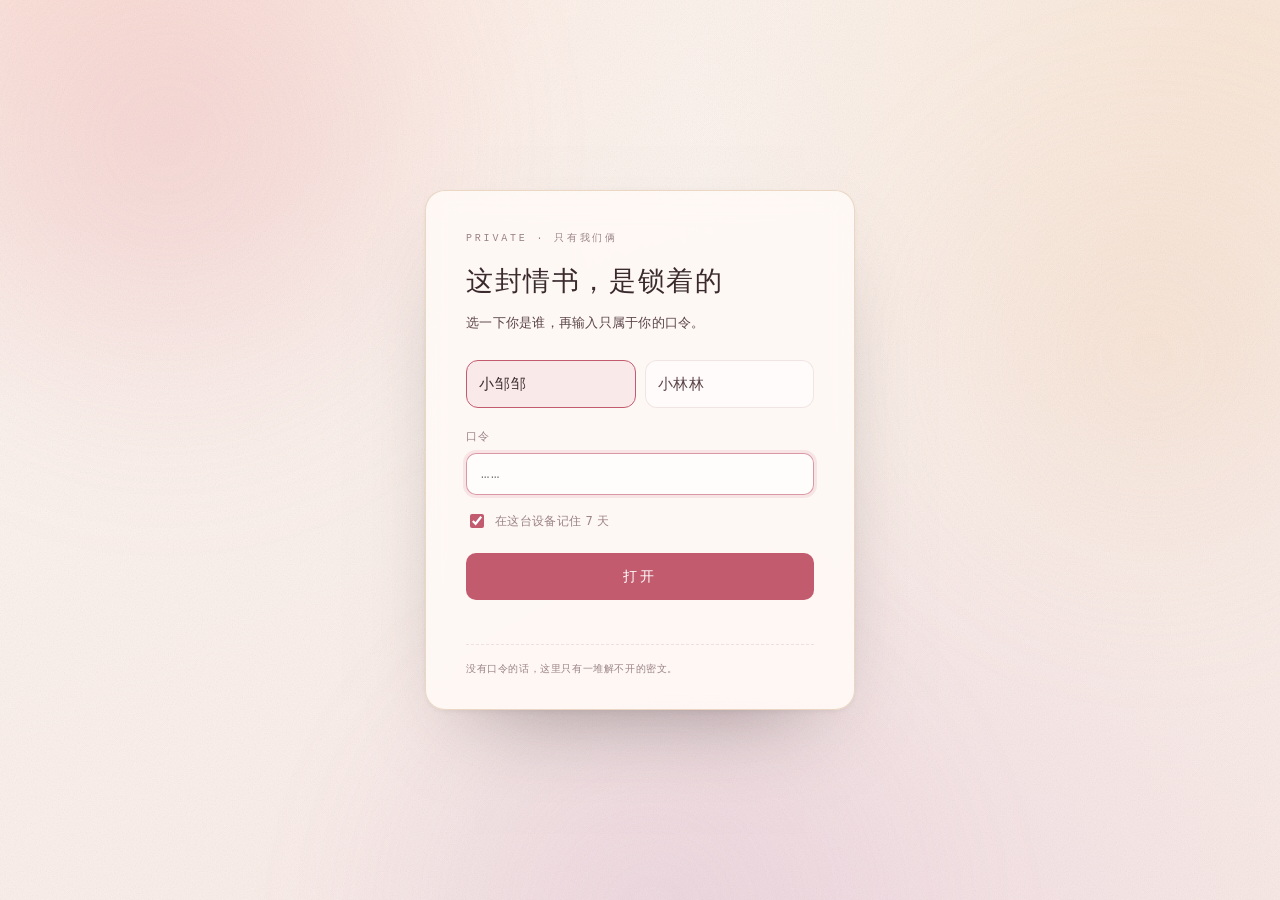
<file: index.html>
<!DOCTYPE html>
<html lang="zh-CN">
<head>
<meta charset="utf-8">
<meta name="viewport" content="width=device-width, initial-scale=1, viewport-fit=cover">
<title>写给你的情书 · 我们的时间轴</title>
<meta name="description" content="一个程序员写给爱人的情书：左边是誓言，右边是我们一起走过的日子。">
<meta name="author" content="阿远">
<meta name="theme-color" content="#fbf4ef">
<meta property="og:title" content="写给你的情书">
<meta property="og:description" content="左边是誓言，右边是我们一起走过的日子。">
<meta property="og:type" content="website">
<link rel="icon" href="data:image/svg+xml,%3Csvg xmlns='http://www.w3.org/2000/svg' viewBox='0 0 32 32'%3E%3Cpath d='M16 28s-11-6.7-11-14a6 6 0 0 1 11-3.2A6 6 0 0 1 27 14c0 7.3-11 14-11 14z' fill='%23c25b6e'/%3E%3C/svg%3E">
<link rel="stylesheet" href="css/base.css">
<link rel="stylesheet" href="css/timeline.css">
<link rel="stylesheet" href="css/editor.css">
<link rel="stylesheet" href="css/grudge.css">
</head>
<body data-palette="rose" class="is-locked">

<!-- 门：没有口令看到的就是这一屏 -->
<div class="gate" id="gate" hidden>
  <form class="gate-card" id="gateForm" novalidate>
    <p class="gate-eyebrow">PRIVATE · 只有我们俩</p>
    <h1 class="gate-title">这封情书，是锁着的</h1>
    <p class="gate-sub">选一下你是谁，再输入只属于你的口令。</p>

    <div class="gate-accounts" id="gateAccounts"></div>

    <label class="gate-field">
      <span>口令</span>
      <input id="gatePass" type="password" autocomplete="current-password" spellcheck="false" placeholder="……">
    </label>

    <label class="gate-remember">
      <input id="gateRemember" type="checkbox" checked>
      <span>在这台设备记住 7 天</span>
    </label>

    <button class="gate-submit" id="gateSubmit" type="submit">打开</button>
    <p class="gate-error" id="gateError" role="alert"></p>
    <p class="gate-foot">没有口令的话，这里只有一堆解不开的密文。</p>
  </form>
</div>

<!-- 氛围层：光晕 + 纸纹 + 飘落的心 -->
<div class="ambient" aria-hidden="true">
  <div class="aura aura-a"></div>
  <div class="aura aura-b"></div>
  <div class="aura aura-c"></div>
  <div class="grain"></div>
  <div class="petals" id="petals"></div>
</div>

<div class="app" id="app">
  <div class="user-dock" id="userDock" hidden></div>

  <aside class="pane pane-left" aria-label="爱情誓言">
    <div class="scroll scroll-left" id="leftPane">
      <div class="loading">
        <span class="loading-heart" aria-hidden="true"></span>
        <p>正在拆开信封…</p>
      </div>
    </div>
  </aside>

  <main class="pane pane-right" aria-label="恋爱时间轴">
    <div class="scroll scroll-right" id="rightPane">
      <div class="loading">
        <span class="loading-heart" aria-hidden="true"></span>
        <p>正在翻开时间轴…</p>
      </div>
    </div>
  </main>
</div>

<button class="edit-fab" id="editFab" type="button" title="编辑内容（Ctrl/⌘ + E）">
  <svg viewBox="0 0 24 24" aria-hidden="true"><path d="M4 20h4l10-10-4-4L4 16v4z" fill="none" stroke="currentColor" stroke-width="1.7" stroke-linejoin="round"/><path d="M13.5 6.5 17.5 10.5" fill="none" stroke="currentColor" stroke-width="1.7"/></svg>
  <span>编辑</span>
</button>

<div class="toast-root" id="toastRoot" aria-live="polite"></div>
<div id="editorRoot"></div>
<div id="grudgeRoot"></div>

<noscript>
  <div class="noscript">这封情书需要开启 JavaScript 才能打开 ❤</div>
</noscript>

<script type="module" src="js/app.js"></script>
</body>
</html>
</file>
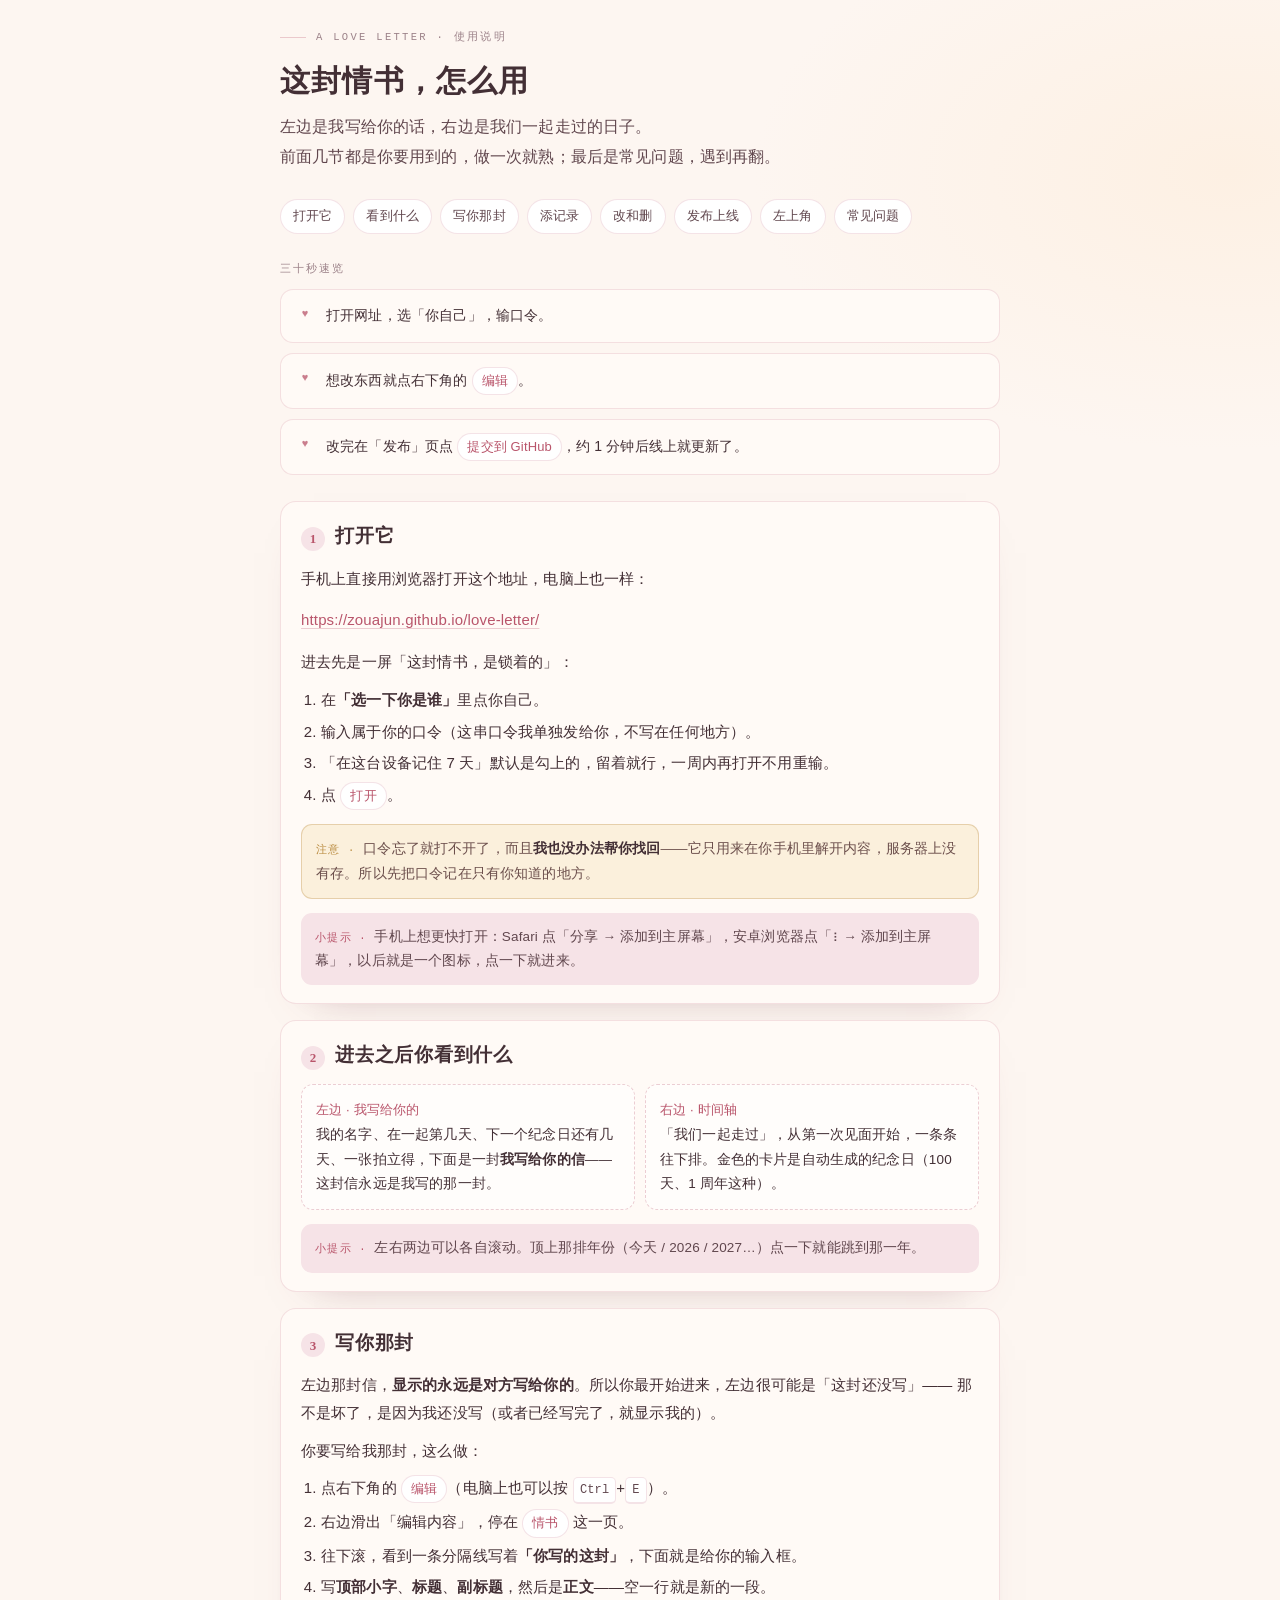
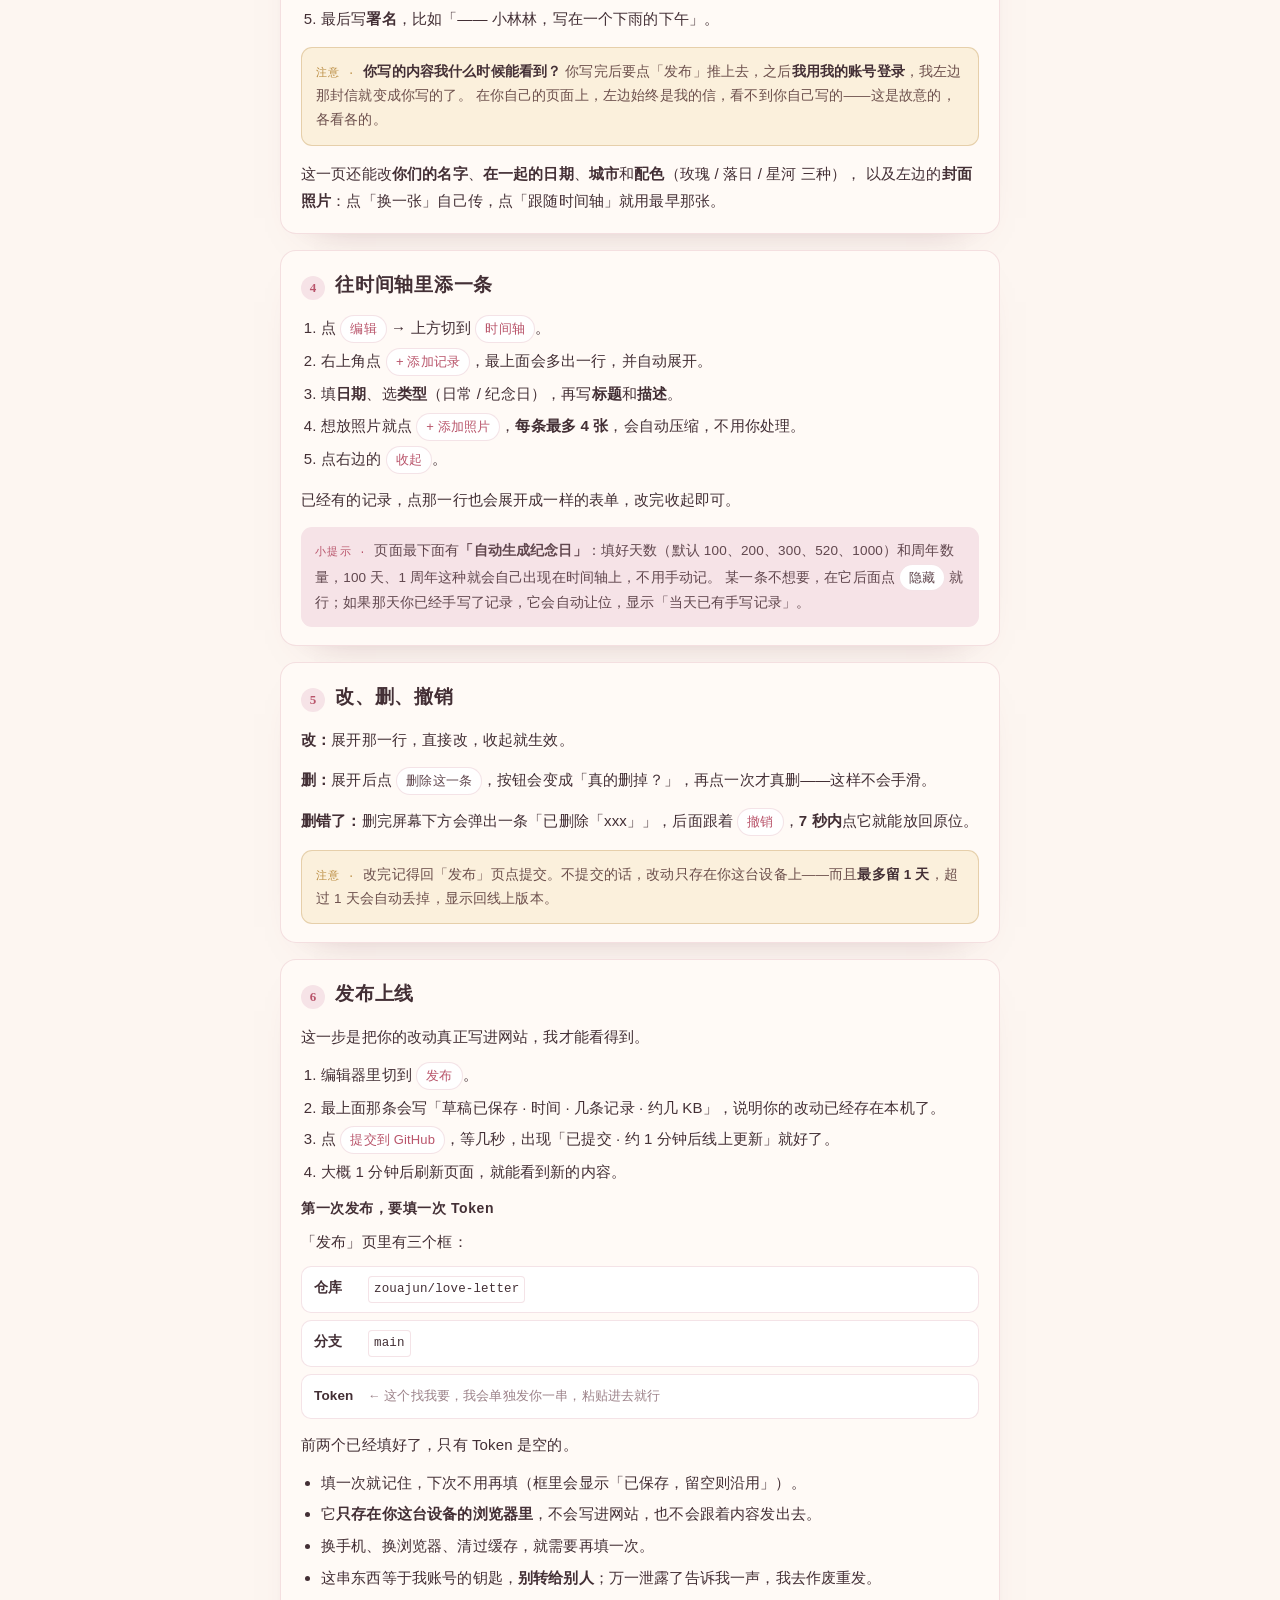
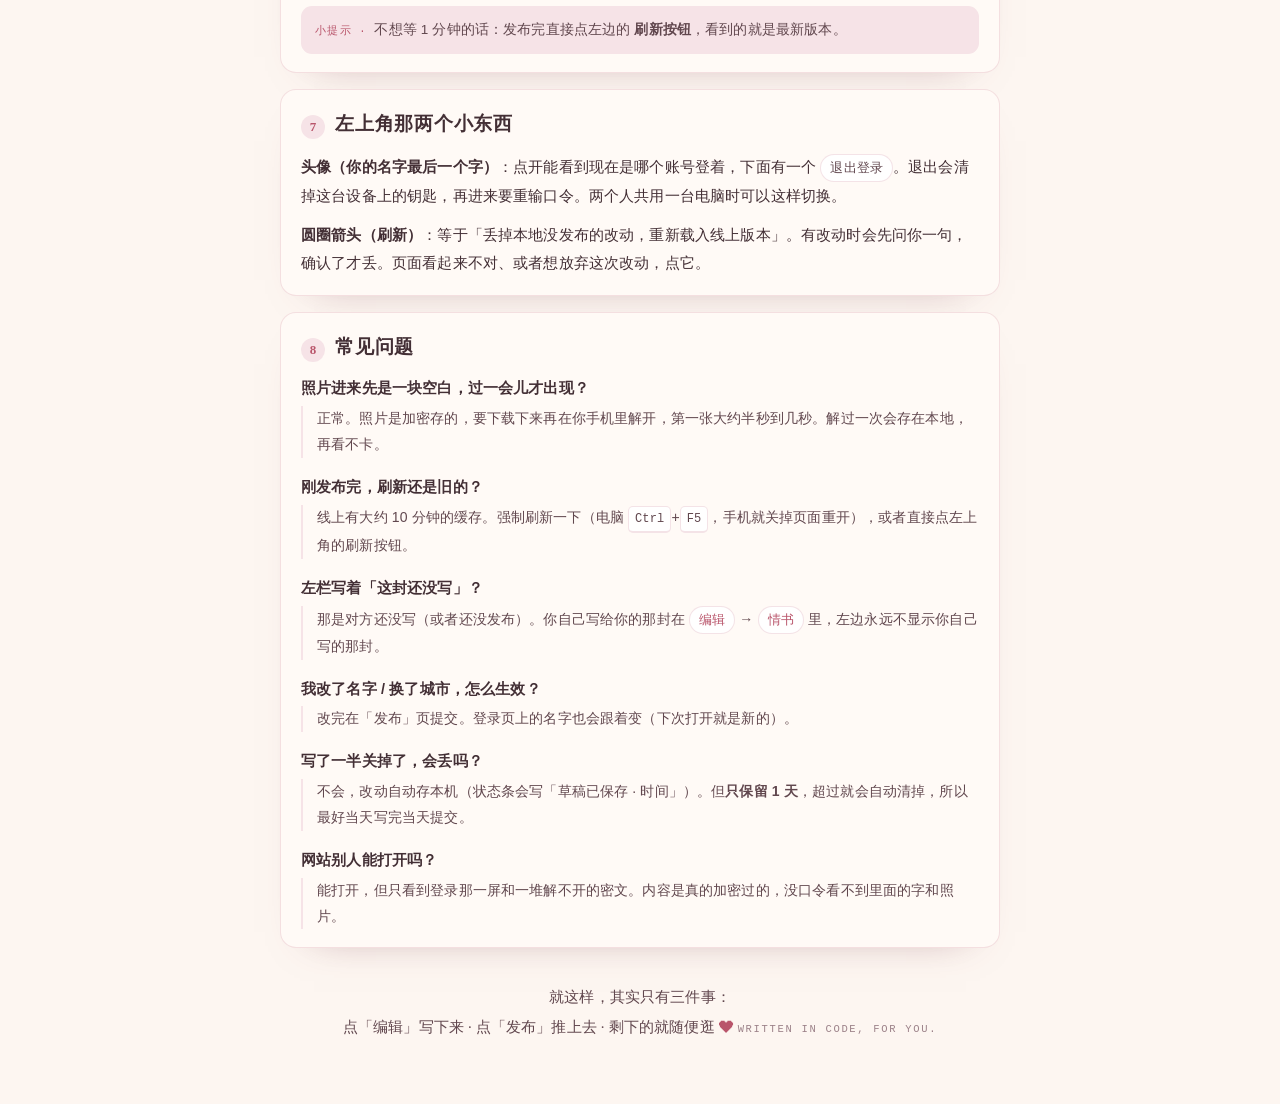
<file: manual.html>
<!DOCTYPE html>
<html lang="zh-CN">
<head>
<meta charset="utf-8">
<meta name="viewport" content="width=device-width, initial-scale=1, viewport-fit=cover">
<meta name="robots" content="noindex, nofollow">
<title>这封情书怎么用 · 给你的小说明</title>
<style>
  :root {
    --bg: #fdf6f1;
    --card: #fffaf6;
    --ink: #432f35;
    --ink-2: #61474e;
    --muted: #9c8289;
    --accent: #b9556b;
    --accent-soft: #f6e3e7;
    --gold: #b98a3e;
    --gold-soft: #fbf0dc;
    --line: rgba(185, 85, 107, .16);
    --line-strong: rgba(185, 85, 107, .28);
    --serif: "Songti SC", "STSong", "SimSun", "Noto Serif SC", serif;
    --kai: "Kaiti SC", "KaiTi", "STKaiti", serif;
    --sans: -apple-system, BlinkMacSystemFont, "PingFang SC", "Microsoft YaHei", "Segoe UI", sans-serif;
    --mono: "SF Mono", "JetBrains Mono", Consolas, monospace;
  }

  * { box-sizing: border-box; }

  html { -webkit-text-size-adjust: 100%; }

  body {
    margin: 0;
    padding: 28px 18px 64px;
    background:
      radial-gradient(900px 520px at 12% -8%, #fbe6e8 0%, rgba(251, 230, 232, 0) 62%),
      radial-gradient(820px 480px at 96% 4%, #fdf0e3 0%, rgba(253, 240, 227, 0) 58%),
      var(--bg);
    color: var(--ink);
    font-family: var(--sans);
    font-size: 15px;
    line-height: 1.85;
    letter-spacing: .01em;
    -webkit-font-smoothing: antialiased;
  }

  .page { max-width: 720px; margin: 0 auto; }

  /* ---------- 头部 ---------- */
  .head { margin-bottom: 26px; }

  .eyebrow {
    display: flex;
    align-items: center;
    gap: 10px;
    margin: 0 0 14px;
    font-family: var(--mono);
    font-size: 10.5px;
    letter-spacing: .22em;
    text-transform: uppercase;
    color: var(--muted);
  }
  .eyebrow::before {
    content: "";
    width: 26px;
    height: 1px;
    background: var(--line-strong);
  }

  h1 {
    margin: 0 0 10px;
    font-family: var(--serif);
    font-size: 30px;
    font-weight: 600;
    letter-spacing: .04em;
    line-height: 1.35;
  }

  .lede {
    margin: 0;
    font-family: var(--kai);
    font-size: 16px;
    line-height: 1.9;
    color: var(--ink-2);
  }

  /* ---------- 通用卡片 ---------- */
  .card {
    margin: 0 0 16px;
    padding: 20px 20px 18px;
    border: 1px solid var(--line);
    border-radius: 16px;
    background: var(--card);
    box-shadow: 0 18px 40px -34px rgba(120, 60, 72, .55);
  }

  h2 {
    margin: 0 0 14px;
    font-family: var(--serif);
    font-size: 19px;
    font-weight: 600;
    letter-spacing: .04em;
    line-height: 1.5;
    display: flex;
    align-items: baseline;
    gap: 10px;
  }
  h2 .num {
    flex: none;
    display: inline-grid;
    place-items: center;
    width: 24px;
    height: 24px;
    border-radius: 50%;
    background: var(--accent-soft);
    color: var(--accent);
    font-family: var(--serif);
    font-size: 13px;
    letter-spacing: 0;
    transform: translateY(1px);
  }

  h3 {
    margin: 20px 0 6px;
    font-size: 14px;
    font-weight: 600;
    letter-spacing: .04em;
    color: var(--ink);
  }
  h3:first-of-type { margin-top: 4px; }

  p { margin: 0 0 10px; }
  p:last-child { margin-bottom: 0; }

  ol, ul { margin: 0 0 10px; padding-left: 20px; }
  li { margin-bottom: 4px; }
  li:last-child { margin-bottom: 0; }

  strong { font-weight: 600; color: var(--ink); }

  a { color: var(--accent); text-decoration-color: var(--line-strong); text-underline-offset: 3px; }

  /* 界面上的按钮 / 文字 */
  .ui {
    display: inline-block;
    padding: 1px 9px;
    border: 1px solid var(--line);
    border-radius: 99px;
    background: #fff;
    font-family: var(--sans);
    font-size: 13px;
    color: var(--accent);
    white-space: nowrap;
  }
  .ui--ghost { color: var(--ink-2); }

  kbd {
    display: inline-block;
    padding: 1px 6px;
    border: 1px solid var(--line);
    border-bottom-width: 2px;
    border-radius: 5px;
    background: #fff;
    font-family: var(--mono);
    font-size: 12px;
    color: var(--ink-2);
  }

  code {
    font-family: var(--mono);
    font-size: 12.5px;
    padding: 1px 5px;
    border-radius: 4px;
    background: #fff;
    border: 1px solid var(--line);
  }

  /* ---------- 提示块 ---------- */
  .tip {
    margin: 14px 0 0;
    padding: 12px 14px;
    border-radius: 11px;
    border: 1px solid color-mix(in srgb, var(--gold) 32%, transparent);
    background: var(--gold-soft);
    font-size: 13.5px;
    line-height: 1.8;
    color: color-mix(in srgb, var(--ink-2) 88%, var(--gold));
  }
  .tip b { color: var(--ink); }
  .tip::before {
    content: "注意 · ";
    font-family: var(--mono);
    font-size: 10.5px;
    letter-spacing: .12em;
    color: var(--gold);
  }

  .note {
    margin: 14px 0 0;
    padding: 12px 14px;
    border-radius: 11px;
    background: var(--accent-soft);
    font-size: 13.5px;
    line-height: 1.8;
    color: var(--ink-2);
  }
  .note::before {
    content: "小提示 · ";
    font-family: var(--mono);
    font-size: 10.5px;
    letter-spacing: .12em;
    color: var(--accent);
  }

  /* ---------- 三步卡片 ---------- */
  .quick-head {
    margin: 0;
    font-family: var(--mono);
    font-size: 10.5px;
    letter-spacing: .18em;
    text-transform: uppercase;
    color: var(--muted);
  }
  .quick {
    display: grid;
    gap: 10px;
    margin: 10px 0 26px;
    padding: 0;
    list-style: none;
  }
  .quick li {
    display: flex;
    gap: 12px;
    align-items: flex-start;
    margin: 0;
    padding: 13px 15px;
    border: 1px solid var(--line);
    border-radius: 13px;
    background: var(--card);
    font-size: 14px;
  }
  .quick .k {
    flex: none;
    width: 18px;
    text-align: center;
    color: var(--accent);
    font-size: 11px;
    line-height: 1.9;
    opacity: .75;
  }

  /* ---------- 左右两栏示意 ---------- */
  .split {
    display: grid;
    grid-template-columns: 1fr 1fr;
    gap: 10px;
    margin: 14px 0 4px;
  }
  .split div {
    padding: 13px 14px;
    border-radius: 12px;
    border: 1px dashed var(--line-strong);
    background: #fffdfb;
    font-size: 13.5px;
    line-height: 1.8;
    text-wrap: pretty;
  }
  .split .lab { display: block; margin-bottom: 2px; font-size: 13px; color: var(--accent); }

  /* ---------- 三个输入框 ---------- */
  .fields {
    list-style: none;
    margin: 10px 0 12px;
    padding: 0;
    display: grid;
    gap: 7px;
  }
  .fields li {
    display: flex;
    flex-wrap: wrap;
    align-items: baseline;
    gap: 10px;
    margin: 0;
    padding: 9px 12px;
    border: 1px solid var(--line);
    border-radius: 10px;
    background: #fff;
    font-size: 13.5px;
  }
  .fields b { flex: none; min-width: 44px; }
  .fields code { white-space: nowrap; }
  .fields span { font-size: 12.5px; color: var(--muted); }

  /* ---------- 每条问题 ---------- */
  .qa { margin: 0; }
  .qa dt {
    margin-top: 16px;
    font-weight: 600;
    font-size: 14.5px;
    color: var(--ink);
  }
  .qa dt:first-child { margin-top: 0; }
  .qa dd {
    margin: 4px 0 0;
    padding-left: 14px;
    border-left: 2px solid var(--accent-soft);
    font-size: 14px;
    color: var(--ink-2);
  }

  /* ---------- 目录 ---------- */
  .toc {
    display: flex;
    flex-wrap: wrap;
    gap: 8px;
    margin: 22px 0 26px;
  }
  .toc a {
    padding: 5px 12px;
    border: 1px solid var(--line);
    border-radius: 99px;
    background: #fff;
    font-size: 12.5px;
    text-decoration: none;
    color: var(--ink-2);
  }
  .toc a:hover { border-color: var(--line-strong); color: var(--accent); }

  /* ---------- 结尾 ---------- */
  .foot {
    margin-top: 34px;
    text-align: center;
    font-family: var(--kai);
    font-size: 15px;
    line-height: 2;
    color: var(--ink-2);
  }
  .foot .heart { color: var(--accent); }

  .sig {
    margin-top: 12px;
    font-family: var(--mono);
    font-size: 10.5px;
    letter-spacing: .16em;
    text-transform: uppercase;
    color: var(--muted);
  }

  @media (max-width: 520px) {
    body { padding: 22px 14px 56px; font-size: 14.5px; }
    h1 { font-size: 25px; }
    .card { padding: 17px 16px 16px; border-radius: 14px; }
    .split { grid-template-columns: 1fr; }
    h2 { font-size: 17.5px; }
  }

  @media print {
    body { background: #fff; padding: 0; }
    .card { box-shadow: none; break-inside: avoid; }
    .toc { display: none; }
  }
</style>
</head>
<body>
<div class="page">

  <header class="head">
    <p class="eyebrow">A Love Letter · 使用说明</p>
    <h1>这封情书，怎么用</h1>
    <p class="lede">
      左边是我写给你的话，右边是我们一起走过的日子。<br>
      前面几节都是你要用到的，做一次就熟；最后是常见问题，遇到再翻。
    </p>
  </header>

  <nav class="toc">
    <a href="#open">打开它</a>
    <a href="#look">看到什么</a>
    <a href="#letter">写你那封</a>
    <a href="#timeline">添记录</a>
    <a href="#edit">改和删</a>
    <a href="#publish">发布上线</a>
    <a href="#corner">左上角</a>
    <a href="#faq">常见问题</a>
  </nav>

  <p class="quick-head">三十秒速览</p>

  <ul class="quick">
    <li><span class="k">♥</span><div>打开网址，选「你自己」，输口令。</div></li>
    <li><span class="k">♥</span><div>想改东西就点右下角的 <span class="ui">编辑</span>。</div></li>
    <li><span class="k">♥</span><div>改完在「发布」页点 <span class="ui">提交到 GitHub</span>，约 1 分钟后线上就更新了。</div></li>
  </ul>

  <section class="card" id="open">
    <h2><span class="num">1</span>打开它</h2>

    <p>手机上直接用浏览器打开这个地址，电脑上也一样：</p>
    <p style="margin:14px 0"><a href="https://zouajun.github.io/love-letter/">https://zouajun.github.io/love-letter/</a></p>

    <p>进去先是一屏「这封情书，是锁着的」：</p>
    <ol>
      <li>在<b>「选一下你是谁」</b>里点你自己。</li>
      <li>输入属于你的口令（这串口令我单独发给你，不写在任何地方）。</li>
      <li>「在这台设备记住 7 天」默认是勾上的，留着就行，一周内再打开不用重输。</li>
      <li>点 <span class="ui">打开</span>。</li>
    </ol>

    <div class="tip">
      口令忘了就打不开了，而且<b>我也没办法帮你找回</b>——它只用来在你手机里解开内容，服务器上没有存。所以先把口令记在只有你知道的地方。
    </div>

    <div class="note">
      手机上想更快打开：Safari 点「分享 → 添加到主屏幕」，安卓浏览器点「⋮ → 添加到主屏幕」，以后就是一个图标，点一下就进来。
    </div>
  </section>

  <section class="card" id="look">
    <h2><span class="num">2</span>进去之后你看到什么</h2>

    <div class="split">
      <div>
        <span class="lab">左边 · 我写给你的</span>
        我的名字、在一起第几天、下一个纪念日还有几天、一张拍立得，下面是一封<b>我写给你的信</b>——这封信永远是我写的那一封。
      </div>
      <div>
        <span class="lab">右边 · 时间轴</span>
        「我们一起走过」，从第一次见面开始，一条条往下排。金色的卡片是自动生成的纪念日（100 天、1 周年这种）。
      </div>
    </div>

    <div class="note">
      左右两边可以各自滚动。顶上那排年份（今天 / 2026 / 2027…）点一下就能跳到那一年。
    </div>
  </section>

  <section class="card" id="letter">
    <h2><span class="num">3</span>写你那封</h2>

    <p>
      左边那封信，<b>显示的永远是对方写给你的</b>。所以你最开始进来，左边很可能是「这封还没写」——
      那不是坏了，是因为我还没写（或者已经写完了，就显示我的）。
    </p>

    <p>你要写给我那封，这么做：</p>
    <ol>
      <li>点右下角的 <span class="ui">编辑</span>（电脑上也可以按 <kbd>Ctrl</kbd>+<kbd>E</kbd>）。</li>
      <li>右边滑出「编辑内容」，停在 <span class="ui">情书</span> 这一页。</li>
      <li>往下滚，看到一条分隔线写着<b>「你写的这封」</b>，下面就是给你的输入框。</li>
      <li>写<b>顶部小字</b>、<b>标题</b>、<b>副标题</b>，然后是<b>正文</b>——空一行就是新的一段。</li>
      <li>最后写<b>署名</b>，比如「—— 小林林，写在一个下雨的下午」。</li>
    </ol>

    <div class="tip">
      <b>你写的内容我什么时候能看到？</b> 你写完后要点「发布」推上去，之后<b>我用我的账号登录</b>，我左边那封信就变成你写的了。
      在你自己的页面上，左边始终是我的信，看不到你自己写的——这是故意的，各看各的。
    </div>

    <p style="margin-top:14px">
      这一页还能改<b>你们的名字</b>、<b>在一起的日期</b>、<b>城市</b>和<b>配色</b>（玫瑰 / 落日 / 星河 三种），
      以及左边的<b>封面照片</b>：点「换一张」自己传，点「跟随时间轴」就用最早那张。
    </p>
  </section>

  <section class="card" id="timeline">
    <h2><span class="num">4</span>往时间轴里添一条</h2>

    <ol>
      <li>点 <span class="ui">编辑</span> → 上方切到 <span class="ui">时间轴</span>。</li>
      <li>右上角点 <span class="ui">+ 添加记录</span>，最上面会多出一行，并自动展开。</li>
      <li>填<b>日期</b>、选<b>类型</b>（日常 / 纪念日），再写<b>标题</b>和<b>描述</b>。</li>
      <li>想放照片就点 <span class="ui">+ 添加照片</span>，<b>每条最多 4 张</b>，会自动压缩，不用你处理。</li>
      <li>点右边的 <span class="ui">收起</span>。</li>
    </ol>

    <p style="margin-top:12px">
      已经有的记录，点那一行也会展开成一样的表单，改完收起即可。
    </p>

    <div class="note">
      页面最下面有<b>「自动生成纪念日」</b>：填好天数（默认 100、200、300、520、1000）和周年数量，100 天、1 周年这种就会自己出现在时间轴上，不用手动记。
      某一条不想要，在它后面点 <span class="ui ui--ghost">隐藏</span> 就行；如果那天你已经手写了记录，它会自动让位，显示「当天已有手写记录」。
    </div>
  </section>

  <section class="card" id="edit">
    <h2><span class="num">5</span>改、删、撤销</h2>

    <p><b>改：</b>展开那一行，直接改，收起就生效。</p>

    <p style="margin-top:12px"><b>删：</b>展开后点 <span class="ui ui--ghost">删除这一条</span>，按钮会变成「真的删掉？」，再点一次才真删——这样不会手滑。</p>

    <p style="margin-top:12px"><b>删错了：</b>删完屏幕下方会弹出一条「已删除「xxx」」，后面跟着 <span class="ui">撤销</span>，<b>7 秒内</b>点它就能放回原位。</p>

    <div class="tip">
      改完记得回「发布」页点提交。不提交的话，改动只存在你这台设备上——而且<b>最多留 1 天</b>，超过 1 天会自动丢掉，显示回线上版本。
    </div>
  </section>

  <section class="card" id="publish">
    <h2><span class="num">6</span>发布上线</h2>

    <p>这一步是把你的改动真正写进网站，我才能看得到。</p>

    <ol>
      <li>编辑器里切到 <span class="ui">发布</span>。</li>
      <li>最上面那条会写「草稿已保存 · 时间 · 几条记录 · 约几 KB」，说明你的改动已经存在本机了。</li>
      <li>点 <span class="ui">提交到 GitHub</span>，等几秒，出现「已提交 · 约 1 分钟后线上更新」就好了。</li>
      <li>大概 1 分钟后刷新页面，就能看到新的内容。</li>
    </ol>

    <h3>第一次发布，要填一次 Token</h3>
    <p>「发布」页里有三个框：</p>
    <ul class="fields">
      <li><b>仓库</b><code>zouajun/love-letter</code></li>
      <li><b>分支</b><code>main</code></li>
      <li><b>Token</b><span>← 这个找我要，我会单独发你一串，粘贴进去就行</span></li>
    </ul>
    <p>前两个已经填好了，只有 Token 是空的。</p>
    <ul>
      <li>填一次就记住，下次不用再填（框里会显示「已保存，留空则沿用」）。</li>
      <li>它<b>只存在你这台设备的浏览器里</b>，不会写进网站，也不会跟着内容发出去。</li>
      <li>换手机、换浏览器、清过缓存，就需要再填一次。</li>
      <li>这串东西等于我账号的钥匙，<b>别转给别人</b>；万一泄露了告诉我一声，我去作废重发。</li>
    </ul>

    <div class="note">
      不想等 1 分钟的话：发布完直接点左边的 <b>刷新按钮</b>，看到的就是最新版本。
    </div>
  </section>

  <section class="card" id="corner">
    <h2><span class="num">7</span>左上角那两个小东西</h2>

    <p><b>头像（你的名字最后一个字）</b>：点开能看到现在是哪个账号登着，下面有一个 <span class="ui ui--ghost">退出登录</span>。退出会清掉这台设备上的钥匙，再进来要重输口令。两个人共用一台电脑时可以这样切换。</p>

    <p style="margin-top:12px"><b>圆圈箭头（刷新）</b>：等于「丢掉本地没发布的改动，重新载入线上版本」。有改动时会先问你一句，确认了才丢。页面看起来不对、或者想放弃这次改动，点它。</p>
  </section>

  <section class="card" id="faq">
    <h2><span class="num">8</span>常见问题</h2>

    <dl class="qa">
      <dt>照片进来先是一块空白，过一会儿才出现？</dt>
      <dd>正常。照片是加密存的，要下载下来再在你手机里解开，第一张大约半秒到几秒。解过一次会存在本地，再看不卡。</dd>

      <dt>刚发布完，刷新还是旧的？</dt>
      <dd>线上有大约 10 分钟的缓存。强制刷新一下（电脑 <kbd>Ctrl</kbd>+<kbd>F5</kbd>，手机就关掉页面重开），或者直接点左上角的刷新按钮。</dd>

      <dt>左栏写着「这封还没写」？</dt>
      <dd>那是对方还没写（或者还没发布）。你自己写给你的那封在 <span class="ui">编辑</span> → <span class="ui">情书</span> 里，左边永远不显示你自己写的那封。</dd>

      <dt>我改了名字 / 换了城市，怎么生效？</dt>
      <dd>改完在「发布」页提交。登录页上的名字也会跟着变（下次打开就是新的）。</dd>

      <dt>写了一半关掉了，会丢吗？</dt>
      <dd>不会，改动自动存本机（状态条会写「草稿已保存 · 时间」）。但<b>只保留 1 天</b>，超过就会自动清掉，所以最好当天写完当天提交。</dd>

      <dt>网站别人能打开吗？</dt>
      <dd>能打开，但只看到登录那一屏和一堆解不开的密文。内容是真的加密过的，没口令看不到里面的字和照片。</dd>
    </dl>
  </section>

  <p class="foot">
    就这样，其实只有三件事：<br>
    点「编辑」写下来 · 点「发布」推上去 · 剩下的就随便逛 <span class="heart">❤</span>
    <span class="sig">Written in code, for you.</span>
  </p>

</div>
</body>
</html>
</file>
<file: css/base.css>
/* =========================================================
   程序员的情书 · 基础样式
   ========================================================= */

:root {
  --bg: #fbf4ef;
  --paper: #fffbf8;
  --ink: #3a2a2e;
  --ink-2: #5b4448;
  --muted: #9b8387;
  --accent: #c25b6e;
  --accent-2: #9e3f56;
  --accent-soft: #e9aab5;
  --gold: #c4a072;
  --line: rgba(160, 96, 108, .15);
  --line-strong: rgba(160, 96, 108, .26);
  --card: rgba(255, 252, 249, .70);
  --card-solid: #fffaf6;
  --shadow-sm: 0 2px 10px rgba(120, 70, 80, .05);
  --shadow-md: 0 22px 48px -30px rgba(120, 60, 72, .45);
  --shadow-lg: 0 40px 80px -50px rgba(110, 50, 62, .55);

  --serif: "Songti SC", "STSong", "Noto Serif SC", "Source Han Serif SC", "SimSun", "宋体", serif;
  --kai: "Kaiti SC", "STKaiti", "KaiTi", "楷体", "STSong", serif;
  --sans: "PingFang SC", "Hiragino Sans GB", "Microsoft YaHei", "Segoe UI", system-ui, -apple-system, sans-serif;
  --mono: "JetBrains Mono", "Cascadia Code", "SF Mono", Consolas, "Liberation Mono", monospace;

  --ease: cubic-bezier(.22, .68, 0, 1);
  --left-w: minmax(360px, 41%);
}

/* ---------- 三套配色 ---------- */
body[data-palette="sunset"] {
  --bg: #fbf3ec;
  --accent: #c06a4c;
  --accent-2: #a04f34;
  --accent-soft: #e8b295;
  --gold: #c9a063;
}

body[data-palette="dusk"] {
  --bg: #f7f4f8;
  --paper: #fdfbff;
  --ink: #342e3f;
  --ink-2: #554c63;
  --muted: #918a9f;
  --accent: #8d7199;
  --accent-2: #6f5580;
  --accent-soft: #c9b6d3;
  --gold: #b9a887;
  --line: rgba(120, 96, 140, .16);
  --line-strong: rgba(120, 96, 140, .28);
  --card: rgba(253, 251, 255, .72);
  --card-solid: #fdfbff;
}

/* ---------- 重置 ---------- */
*, *::before, *::after { box-sizing: border-box; }

html {
  -webkit-text-size-adjust: 100%;
  scroll-behavior: smooth;
}

body {
  margin: 0;
  font-family: var(--sans);
  font-size: 15px;
  line-height: 1.6;
  color: var(--ink);
  background: var(--bg);
  overflow: hidden;
  -webkit-font-smoothing: antialiased;
  -moz-osx-font-smoothing: grayscale;
}

img { max-width: 100%; display: block; }
button { font: inherit; color: inherit; }
a { color: var(--accent-2); text-decoration-color: color-mix(in srgb, var(--accent) 40%, transparent); text-underline-offset: 3px; }

::selection { background: color-mix(in srgb, var(--accent) 22%, transparent); color: var(--ink); }

:focus-visible {
  outline: 2px solid color-mix(in srgb, var(--accent) 65%, transparent);
  outline-offset: 3px;
  border-radius: 6px;
}

/* ---------- 氛围层 ---------- */
.ambient {
  position: fixed;
  inset: 0;
  z-index: 0;
  overflow: hidden;
  pointer-events: none;
  background:
    radial-gradient(1200px 820px at 6% -12%, #fde4da 0%, rgba(253, 228, 218, 0) 62%),
    radial-gradient(1000px 760px at 98% 4%, #f9e7d8 0%, rgba(249, 231, 216, 0) 58%),
    radial-gradient(900px 900px at 62% 112%, #f2dde4 0%, rgba(242, 221, 228, 0) 62%),
    linear-gradient(158deg, #fdf8f3 0%, #fbf1ec 46%, #f8eae6 100%);
}

body[data-palette="dusk"] .ambient {
  background:
    radial-gradient(1100px 800px at 4% -10%, #ece4f3 0%, rgba(236, 228, 243, 0) 62%),
    radial-gradient(900px 700px at 100% 2%, #f4e8f0 0%, rgba(244, 232, 240, 0) 58%),
    radial-gradient(900px 900px at 60% 110%, #e6e2f2 0%, rgba(230, 226, 242, 0) 62%),
    linear-gradient(158deg, #fbf9fd 0%, #f6f2f9 46%, #efeaf6 100%);
}

.aura {
  position: absolute;
  border-radius: 50%;
  filter: blur(72px);
  opacity: .5;
  will-change: transform;
}

.aura-a {
  width: 54vw; height: 54vw; left: -14vw; top: -16vw;
  background: radial-gradient(circle at 50% 50%, rgba(228, 150, 164, .55), rgba(228, 150, 164, 0) 70%);
  animation: drift-a 26s ease-in-out infinite alternate;
}
.aura-b {
  width: 44vw; height: 44vw; right: -12vw; top: 8vh;
  background: radial-gradient(circle at 50% 50%, rgba(240, 196, 160, .5), rgba(240, 196, 160, 0) 70%);
  animation: drift-b 32s ease-in-out infinite alternate;
}
.aura-c {
  width: 50vw; height: 50vw; left: 26vw; bottom: -26vw;
  background: radial-gradient(circle at 50% 50%, rgba(214, 178, 202, .45), rgba(214, 178, 202, 0) 70%);
  animation: drift-a 38s ease-in-out infinite alternate-reverse;
}

body[data-palette="dusk"] .aura-a { background: radial-gradient(circle at 50% 50%, rgba(158, 140, 200, .5), rgba(158, 140, 200, 0) 70%); }
body[data-palette="dusk"] .aura-b { background: radial-gradient(circle at 50% 50%, rgba(198, 178, 216, .45), rgba(198, 178, 216, 0) 70%); }
body[data-palette="dusk"] .aura-c { background: radial-gradient(circle at 50% 50%, rgba(176, 168, 210, .4), rgba(176, 168, 210, 0) 70%); }

@keyframes drift-a {
  from { transform: translate3d(0, 0, 0) scale(1); }
  to { transform: translate3d(4vw, 5vh, 0) scale(1.12); }
}
@keyframes drift-b {
  from { transform: translate3d(0, 0, 0) scale(1.05); }
  to { transform: translate3d(-5vw, -4vh, 0) scale(.95); }
}

/* 纸纹 */
.grain {
  position: absolute;
  inset: -40%;
  opacity: .28;
  mix-blend-mode: multiply;
  background-image: url("data:image/svg+xml,%3Csvg xmlns='http://www.w3.org/2000/svg' width='180' height='180'%3E%3Cfilter id='n'%3E%3CfeTurbulence type='fractalNoise' baseFrequency='.82' numOctaves='3' stitchTiles='stitch'/%3E%3CfeColorMatrix type='saturate' values='0'/%3E%3C/filter%3E%3Crect width='180' height='180' filter='url(%23n)' opacity='.42'/%3E%3C/svg%3E");
}

/* 飘落的心 */
.petals { position: absolute; inset: 0; }

.petal {
  position: absolute;
  top: -8vh;
  color: var(--accent);
  opacity: 0;
  animation: fall var(--dur, 22s) linear var(--delay, 0s) infinite;
  will-change: transform, opacity;
}
.petal svg { width: 100%; height: 100%; fill: currentColor; }

@keyframes fall {
  0%   { transform: translate3d(0, -8vh, 0) rotate(0deg); opacity: 0; }
  8%   { opacity: var(--o, .3); }
  88%  { opacity: var(--o, .3); }
  100% { transform: translate3d(var(--dx, 40px), 108vh, 0) rotate(var(--rot, 300deg)); opacity: 0; }
}

/* ---------- 布局 ---------- */
.app {
  position: relative;
  z-index: 1;
  display: grid;
  grid-template-columns: var(--left-w) 1fr;
  height: 100vh;
  height: 100dvh;
  overflow: hidden;
}

.pane {
  position: relative;
  min-width: 0;
  min-height: 0;
  display: flex;
  flex-direction: column;
}

.pane-left {
  border-right: 1px solid var(--line);
  background:
    linear-gradient(180deg, rgba(255, 252, 248, .62) 0%, rgba(255, 248, 243, .26) 55%, rgba(255, 246, 241, .1) 100%);
  box-shadow: 30px 0 60px -60px rgba(120, 60, 72, .5);
}

.scroll {
  flex: 1 1 auto;
  min-height: 0;
  overflow-y: auto;
  overflow-x: hidden;
  overscroll-behavior: contain;
  scrollbar-width: thin;
  scrollbar-color: color-mix(in srgb, var(--accent) 26%, transparent) transparent;
}

.scroll::-webkit-scrollbar { width: 9px; height: 9px; }
.scroll::-webkit-scrollbar-track { background: transparent; }
.scroll::-webkit-scrollbar-thumb {
  background: color-mix(in srgb, var(--accent) 22%, transparent);
  border-radius: 99px;
  border: 3px solid transparent;
  background-clip: content-box;
}
.scroll::-webkit-scrollbar-thumb:hover {
  background: color-mix(in srgb, var(--accent) 40%, transparent);
  background-clip: content-box;
}

.scroll-left { padding: 54px 44px 44px; }
.scroll-right { padding: 58px 56px 120px; --pad-x: 56px; }

/* ---------- 左上角：当前登录的人 ---------- */
.user-dock {
  position: absolute;
  top: 13px;
  left: 18px;
  z-index: 12;
  display: flex;
  align-items: center;
  gap: 7px;
}
.user-chip {
  display: inline-flex;
  align-items: center;
  gap: 8px;
  padding: 4px 10px 4px 4px;
  border: 1px solid color-mix(in srgb, var(--line-strong) 80%, transparent);
  border-radius: 99px;
  background: color-mix(in srgb, var(--paper) 70%, transparent);
  backdrop-filter: blur(10px);
  -webkit-backdrop-filter: blur(10px);
  color: var(--ink-2);
  font-family: var(--sans);
  font-size: 12px;
  letter-spacing: .06em;
  cursor: pointer;
  transition: background .2s var(--ease), border-color .2s var(--ease), transform .2s var(--ease);
}
.user-chip:hover {
  background: color-mix(in srgb, var(--paper) 92%, transparent);
  border-color: color-mix(in srgb, var(--accent) 30%, transparent);
}
.user-chip:active { transform: scale(.98); }
.user-avatar {
  display: grid;
  place-items: center;
  width: 26px;
  height: 26px;
  border-radius: 50%;
  background: color-mix(in srgb, var(--accent) 16%, transparent);
  color: var(--accent);
  font-family: var(--serif);
  font-size: 13px;
  font-weight: 600;
  letter-spacing: 0;
}
.user-avatar.is-alt {
  background: color-mix(in srgb, var(--gold) 26%, transparent);
  color: color-mix(in srgb, var(--gold) 62%, var(--ink));
}
.user-caret {
  width: 10px;
  height: 10px;
  opacity: .55;
  transition: transform .2s var(--ease);
}
.user-chip[aria-expanded="true"] .user-caret { transform: rotate(180deg); }

.dock-pop {
  position: absolute;
  top: calc(100% + 8px);
  left: 0;
  padding: 6px;
  border-radius: 14px;
  border: 1px solid var(--line);
  background: var(--card-solid);
  box-shadow: var(--shadow-lg);
  animation: menu-in .18s var(--ease);
  z-index: 2;
}
@keyframes menu-in {
  from { opacity: 0; transform: translateY(-4px); }
}
.user-menu { min-width: 176px; }
.refresh-pop {
  width: 244px;
  padding: 13px 13px 11px;
}
.refresh-pop p {
  margin: 0 0 11px;
  font-family: var(--sans);
  font-size: 12px;
  line-height: 1.72;
  letter-spacing: .02em;
  color: var(--ink-2);
}
.refresh-actions { display: flex; gap: 8px; }
.refresh-actions .btn { flex: 1 1 0; justify-content: center; }

.user-refresh {
  display: grid;
  place-items: center;
  width: 36px;
  height: 36px;
  padding: 0;
  border: 1px solid color-mix(in srgb, var(--line-strong) 80%, transparent);
  border-radius: 50%;
  background: color-mix(in srgb, var(--paper) 70%, transparent);
  backdrop-filter: blur(10px);
  -webkit-backdrop-filter: blur(10px);
  color: var(--ink-2);
  cursor: pointer;
  transition: background .2s var(--ease), border-color .2s var(--ease), transform .2s var(--ease);
}
.user-refresh svg {
  width: 15px;
  height: 15px;
  transition: transform .35s var(--ease);
}
.user-refresh:hover {
  background: color-mix(in srgb, var(--paper) 92%, transparent);
  border-color: color-mix(in srgb, var(--accent) 30%, transparent);
  color: var(--accent);
}
.user-refresh:hover svg { transform: rotate(-70deg); }
.user-refresh:active { transform: scale(.95); }
.user-refresh[aria-expanded="true"] {
  border-color: color-mix(in srgb, var(--accent) 34%, transparent);
  color: var(--accent);
}

.sr-only {
  position: absolute;
  width: 1px;
  height: 1px;
  padding: 0;
  margin: -1px;
  overflow: hidden;
  clip: rect(0 0 0 0);
  white-space: nowrap;
  border: 0;
}
.user-menu-head {
  margin: 4px 8px 8px;
  font-family: var(--mono);
  font-size: 10.5px;
  letter-spacing: .1em;
  color: var(--muted);
}
.user-menu-head b { color: var(--ink-2); font-weight: 600; }
.user-menu-item {
  display: flex;
  align-items: center;
  gap: 8px;
  width: 100%;
  padding: 9px 10px;
  border: 0;
  border-radius: 9px;
  background: transparent;
  color: var(--ink-2);
  font-family: var(--sans);
  font-size: 12.5px;
  letter-spacing: .04em;
  text-align: left;
  cursor: pointer;
  transition: background .15s var(--ease), color .15s var(--ease);
}
.user-menu-item:hover {
  background: color-mix(in srgb, var(--accent) 9%, transparent);
  color: var(--ink);
}
.user-menu-count {
  margin-left: auto;
  min-width: 17px;
  padding: 0 5px;
  border-radius: 99px;
  background: color-mix(in srgb, var(--accent) 14%, transparent);
  color: var(--accent-2);
  font-family: var(--mono);
  font-size: 10px;
  line-height: 16px;
  text-align: center;
}

/* ---------- 通用小元素 ---------- */
.eyebrow {
  margin: 0 0 14px;
  display: flex;
  align-items: center;
  gap: 8px;
  font-family: var(--mono);
  font-size: 10.5px;
  letter-spacing: .26em;
  text-transform: uppercase;
  color: var(--muted);
}
.eyebrow::before {
  content: "";
  width: 22px;
  height: 1px;
  background: color-mix(in srgb, var(--accent) 45%, transparent);
}

.mono { font-family: var(--mono); font-variant-numeric: tabular-nums; }

/* ---------- 左栏：开场 ---------- */
.letter-head { margin-bottom: 26px; }
.names {
  margin: 0;
  display: flex;
  align-items: center;
  flex-wrap: wrap;
  gap: 4px 14px;
  font-family: var(--serif);
  font-weight: 600;
  font-size: clamp(32px, 3.2vw, 44px);
  line-height: 1.24;
  letter-spacing: .03em;
  color: var(--ink);
}

.names .amp {
  width: 1em;
  height: 1em;
  flex: none;
  color: var(--accent);
  filter: drop-shadow(0 4px 12px color-mix(in srgb, var(--accent) 40%, transparent));
  animation: beat 2.6s var(--ease) infinite;
}

@keyframes beat {
  0%, 100% { transform: scale(1); }
  14% { transform: scale(1.16); }
  28% { transform: scale(1); }
  42% { transform: scale(1.1); }
}

.head-sub {
  margin: 12px 0 0;
  font-family: var(--kai);
  font-size: 14.5px;
  letter-spacing: .06em;
  color: var(--muted);
}

/* ---------- 计数 ---------- */
.stats {
  display: grid;
  grid-template-columns: auto 1fr;
  align-items: end;
  gap: 26px;
  padding: 20px 0 22px;
  margin-bottom: 24px;
  border-top: 1px solid var(--line);
  border-bottom: 1px solid var(--line);
}

.stat-num {
  display: flex;
  align-items: baseline;
  font-family: var(--mono);
  font-size: clamp(42px, 4.4vw, 58px);
  font-weight: 500;
  line-height: 1;
  letter-spacing: -.04em;
  color: var(--accent-2);
  font-variant-numeric: tabular-nums;
}
.stat-num em {
  font-style: normal;
  font-family: var(--serif);
  font-size: .32em;
  letter-spacing: .1em;
  margin-left: 8px;
  color: var(--muted);
}
.stat-label {
  margin-top: 10px;
  font-size: 11.5px;
  letter-spacing: .16em;
  color: var(--muted);
}

.next { min-width: 0; padding-bottom: 4px; }
.next-top {
  display: flex;
  justify-content: space-between;
  align-items: baseline;
  gap: 10px;
  font-size: 12px;
  letter-spacing: .06em;
  color: var(--muted);
}
.next-name {
  font-family: var(--serif);
  font-size: 14px;
  color: var(--ink-2);
  letter-spacing: .04em;
  white-space: nowrap;
  overflow: hidden;
  text-overflow: ellipsis;
}
.next-bar {
  position: relative;
  height: 3px;
  margin: 10px 0 9px;
  border-radius: 99px;
  background: color-mix(in srgb, var(--accent) 12%, transparent);
  overflow: hidden;
}
.next-bar i {
  position: absolute;
  inset: 0 auto 0 0;
  display: block;
  border-radius: 99px;
  background: linear-gradient(90deg, var(--accent-soft), var(--accent));
  box-shadow: 0 0 12px color-mix(in srgb, var(--accent) 45%, transparent);
  transition: width 1s var(--ease);
}
.next-cd {
  font-size: 12px;
  color: var(--muted);
  letter-spacing: .04em;
}
.next-cd b {
  font-family: var(--mono);
  font-size: 13.5px;
  font-weight: 500;
  color: var(--accent-2);
  margin: 0 3px;
}

/* ---------- 照片 ---------- */
.polaroid {
  position: relative;
  margin: 0 0 26px;
  padding: 9px 9px 0;
  background: #fffdfb;
  border: 1px solid rgba(160, 110, 120, .14);
  border-radius: 4px;
  box-shadow: 0 18px 34px -22px rgba(120, 60, 72, .55), 0 2px 6px rgba(120, 60, 72, .06);
  transform: rotate(-1.4deg);
  transition: transform .6s var(--ease);
}
.polaroid:hover { transform: rotate(0deg) translateY(-2px); }
.polaroid::before {
  content: "";
  position: absolute;
  top: -11px;
  left: 50%;
  width: 74px;
  height: 22px;
  transform: translateX(-50%) rotate(-2deg);
  background: rgba(233, 208, 176, .55);
  border: 1px solid rgba(200, 170, 135, .25);
  backdrop-filter: blur(1px);
}
.polaroid img {
  width: 100%;
  height: 168px;
  object-fit: cover;
  border-radius: 2px;
}
.polaroid figcaption {
  padding: 9px 6px 11px;
  font-family: var(--kai);
  font-size: 12.5px;
  letter-spacing: .08em;
  text-align: center;
  color: var(--muted);
}

/* ---------- 左栏：誓言 ---------- */
.letter {
  position: relative;
  padding: 34px 32px 30px;
  border-radius: 22px;
  background: var(--card);
  border: 1px solid var(--line);
  backdrop-filter: blur(14px);
  -webkit-backdrop-filter: blur(14px);
  box-shadow: var(--shadow-md);
}
.letter::before {
  content: "";
  position: absolute;
  inset: 7px;
  border: 1px solid color-mix(in srgb, var(--gold) 30%, transparent);
  border-radius: 16px;
  pointer-events: none;
}

.letter-title {
  margin: 0;
  font-family: var(--serif);
  font-size: 25px;
  font-weight: 600;
  letter-spacing: .1em;
  color: var(--ink);
}
.letter-sub {
  margin: 8px 0 20px;
  font-family: var(--kai);
  font-size: 13px;
  letter-spacing: .1em;
  color: var(--muted);
}
.letter-sub::after {
  content: "";
  display: block;
  width: 44px;
  height: 1px;
  margin-top: 14px;
  background: color-mix(in srgb, var(--accent) 34%, transparent);
}

.letter-from {
  display: flex;
  align-items: center;
  gap: 7px;
  margin: 0 0 12px;
  font-family: var(--sans);
  font-size: 11px;
  letter-spacing: .14em;
  color: var(--muted);
}
.letter-from-dot {
  width: 5px;
  height: 5px;
  border-radius: 50%;
  background: color-mix(in srgb, var(--accent) 70%, transparent);
}

.letter--empty .letter-title { color: color-mix(in srgb, var(--ink) 62%, var(--muted)); }
.letter--empty .letter-sub { margin-bottom: 16px; }
.letter-cta { margin: 2px 0 8px; }

.letter-body p {
  margin: 0 0 15px;
  font-family: var(--kai);
  font-size: 15.5px;
  line-height: 2.05;
  letter-spacing: .045em;
  color: #4a3639;
  text-indent: 2em;
  opacity: 0;
  transform: translateY(8px);
  animation: ink-in .9s var(--ease) forwards;
  animation-delay: calc(var(--i, 0) * 140ms + 240ms);
}
body[data-palette="dusk"] .letter-body p { color: #453d52; }

@keyframes ink-in {
  to { opacity: 1; transform: translateY(0); }
}

.letter-sign {
  margin: 22px 0 0;
  font-family: var(--kai);
  font-size: 14px;
  letter-spacing: .06em;
  text-align: right;
  color: var(--accent-2);
}

.caret {
  display: inline-block;
  width: .42em;
  height: 1.05em;
  margin-left: 4px;
  vertical-align: -.18em;
  background: currentColor;
  opacity: .55;
  animation: blink 1.4s steps(2, start) infinite;
}
@keyframes blink { 50% { opacity: 0; } }

.letter-foot {
  display: flex;
  flex-wrap: wrap;
  gap: 8px 12px;
  align-items: center;
  margin-top: 22px;
  padding-top: 18px;
  border-top: 1px dashed var(--line-strong);
  font-size: 11px;
  letter-spacing: .08em;
  color: var(--muted);
}
.letter-foot code {
  font-family: var(--mono);
  font-size: 11px;
  color: var(--accent-2);
  background: color-mix(in srgb, var(--accent) 8%, transparent);
  padding: 4px 8px;
  border-radius: 6px;
}

/* ---------- 载入 ---------- */
.loading {
  display: flex;
  flex-direction: column;
  align-items: center;
  justify-content: center;
  gap: 18px;
  min-height: 60vh;
  color: var(--muted);
  font-size: 12.5px;
  letter-spacing: .18em;
}
.loading-heart {
  width: 18px;
  height: 18px;
  background: var(--accent);
  clip-path: path("M9 17S1 11.7 1 6.4A4.4 4.4 0 0 1 9 3.9 4.4 4.4 0 0 1 17 6.4C17 11.7 9 17 9 17Z");
  animation: beat 1.6s var(--ease) infinite;
}

/* ---------- 浮动按钮 ---------- */
.edit-fab {
  position: fixed;
  right: 26px;
  bottom: 24px;
  z-index: 40;
  display: inline-flex;
  align-items: center;
  gap: 8px;
  padding: 11px 18px 11px 15px;
  border: 1px solid color-mix(in srgb, var(--accent) 22%, transparent);
  border-radius: 99px;
  background: rgba(255, 252, 249, .82);
  backdrop-filter: blur(14px);
  -webkit-backdrop-filter: blur(14px);
  box-shadow: 0 12px 30px -16px rgba(120, 60, 72, .5);
  color: var(--accent-2);
  font-size: 12.5px;
  letter-spacing: .1em;
  cursor: pointer;
  transition: transform .35s var(--ease), box-shadow .35s var(--ease), background .35s;
}
.edit-fab svg { width: 15px; height: 15px; }
.edit-fab:hover {
  transform: translateY(-2px);
  box-shadow: 0 18px 36px -18px rgba(120, 60, 72, .6);
  background: #fffdfb;
}

/* ---------- Toast ---------- */
.toast-root {
  position: fixed;
  left: 50%;
  bottom: 34px;
  z-index: 90;
  display: flex;
  flex-direction: column;
  align-items: center;
  gap: 8px;
  transform: translateX(-50%);
  pointer-events: none;
}
.toast {
  padding: 10px 18px;
  border-radius: 99px;
  background: rgba(58, 42, 46, .9);
  color: #fff6f2;
  font-size: 12.5px;
  letter-spacing: .06em;
  box-shadow: 0 14px 30px -14px rgba(0, 0, 0, .5);
  animation: toast-in .45s var(--ease);
  white-space: nowrap;
  max-width: 88vw;
  overflow: hidden;
  text-overflow: ellipsis;
}
.toast.is-out { animation: toast-out .35s var(--ease) forwards; }

.toast--act {
  display: inline-flex;
  align-items: center;
  gap: 10px;
  padding-right: 8px;
  pointer-events: auto;
}
.toast--act span {
  overflow: hidden;
  text-overflow: ellipsis;
}
.toast-act {
  flex: none;
  padding: 4px 11px;
  border: 0;
  border-radius: 99px;
  background: rgba(255, 246, 242, .18);
  color: #fff6f2;
  font: inherit;
  letter-spacing: .08em;
  cursor: pointer;
  transition: background .2s var(--ease);
}
.toast-act:hover { background: rgba(255, 246, 242, .32); }

@keyframes toast-in {
  from { opacity: 0; transform: translateY(12px) scale(.96); }
}
@keyframes toast-out {
  to { opacity: 0; transform: translateY(10px) scale(.97); }
}

/* ---------- 无脚本 ---------- */
.noscript {
  position: fixed;
  inset: 0;
  z-index: 100;
  display: grid;
  place-items: center;
  padding: 30px;
  text-align: center;
  background: #fbf4ef;
  font-family: var(--kai);
  font-size: 16px;
  color: var(--ink);
}

/* ---------- 响应式 ---------- */
@media (max-width: 1040px) {
  :root { --left-w: minmax(320px, 44%); }
  .scroll-left { padding: 58px 30px 34px; }
  .scroll-right { padding: 44px 32px 110px; --pad-x: 32px; }
}

@media (max-width: 880px) {
  body { overflow: auto; }
  .app {
    display: block;
    height: auto;
    overflow: visible;
  }
  .pane { display: block; }
  .pane-left {
    border-right: 0;
    border-bottom: 1px solid var(--line);
  }
  .scroll {
    overflow: visible;
    height: auto;
  }
  .scroll-left { padding: 60px 22px 88px; }
  .scroll-right { padding: 34px 20px 96px; --pad-x: 20px; }
  .stats { grid-template-columns: auto 1fr; gap: 18px; }
  .names { font-size: 32px; }
  .letter { padding: 26px 22px 24px; }
  .letter-body p { font-size: 15px; line-height: 1.98; }
  .polaroid img { height: 150px; }
  .edit-fab { right: 16px; bottom: 16px; padding: 10px 15px 10px 13px; }
}

@media (max-width: 520px) {
  .stats { grid-template-columns: 1fr; gap: 14px; align-items: start; }
  .next { padding-top: 4px; }
  .letter-head { margin-bottom: 20px; }
  .toast-root { bottom: 74px; }
}

/* ---------- 减弱动效 ---------- */
@media (prefers-reduced-motion: reduce) {
  html { scroll-behavior: auto; }
  .aura, .petal, .names .amp, .loading-heart, .caret { animation: none !important; }
  .letter-body p { animation: none; opacity: 1; transform: none; }
  * { transition-duration: .01ms !important; }
}

/* ---------- 图片灯箱 ---------- */
.polaroid img,
.tl-photos img { cursor: zoom-in; }

.lightbox {
  position: fixed;
  inset: 0;
  z-index: 95;
  display: grid;
  place-items: center;
  padding: 4vh 4vw;
  background: rgba(38, 25, 29, .8);
  backdrop-filter: blur(8px);
  -webkit-backdrop-filter: blur(8px);
  opacity: 0;
  transition: opacity .38s var(--ease);
  cursor: zoom-out;
}
.lightbox.is-in { opacity: 1; }
.lightbox figure {
  margin: 0;
  max-width: 94vw;
  max-height: 92vh;
}
.lightbox img {
  max-width: 94vw;
  max-height: 92vh;
  width: auto;
  height: auto;
  border-radius: 8px;
  box-shadow: 0 50px 100px -40px #000;
  transform: scale(.97);
  transition: transform .45s var(--ease);
}
.lightbox.is-in img { transform: scale(1); }
.lightbox button {
  position: absolute;
  top: 18px;
  right: 20px;
  width: 40px;
  height: 40px;
  display: grid;
  place-items: center;
  border: 1px solid rgba(255, 255, 255, .28);
  border-radius: 50%;
  background: rgba(255, 255, 255, .08);
  color: #fff;
  font-size: 20px;
  line-height: 1;
  cursor: pointer;
}
.lightbox button:hover { background: rgba(255, 255, 255, .18); }

/* hidden 属性要压过 .app{display:flex} 这类类选择器 */
[hidden] { display: none !important; }
/* =========================================================
   门：登录墙
   ========================================================= */

body.is-locked .edit-fab,
body.is-locked #toastRoot { display: none !important; }

.gate {
  position: fixed;
  inset: 0;
  z-index: 60;
  display: grid;
  place-items: center;
  padding: 24px;
  overflow: auto;
}

.gate[hidden] { display: none; }

.gate-card {
  position: relative;
  width: min(430px, 100%);
  padding: 40px clamp(24px, 5vw, 40px) 30px;
  border-radius: 20px;
  border: 1px solid color-mix(in srgb, var(--gold) 36%, transparent);
  background: color-mix(in srgb, var(--card-solid) 88%, transparent);
  box-shadow: 0 40px 90px -50px color-mix(in srgb, var(--ink) 55%, transparent),
              0 2px 10px -4px color-mix(in srgb, var(--ink) 16%, transparent);
  backdrop-filter: blur(14px);
  animation: gate-in .7s var(--ease) both;
}

@keyframes gate-in {
  from { opacity: 0; transform: translateY(14px) scale(.985); }
  to { opacity: 1; transform: none; }
}

.gate-card.is-shake { animation: gate-shake .42s ease; }
@keyframes gate-shake {
  0%, 100% { transform: translateX(0); }
  22% { transform: translateX(-7px); }
  46% { transform: translateX(6px); }
  70% { transform: translateX(-3px); }
  88% { transform: translateX(2px); }
}

.gate-eyebrow {
  margin: 0 0 16px;
  font-family: var(--mono);
  font-size: 10px;
  letter-spacing: .28em;
  text-transform: uppercase;
  color: var(--muted);
}

.gate-title {
  margin: 0;
  font-family: var(--serif);
  font-size: clamp(22px, 4.6vw, 27px);
  font-weight: 500;
  letter-spacing: .06em;
  line-height: 1.4;
  color: var(--ink);
}

.gate-sub {
  margin: 10px 0 26px;
  font-size: 12.5px;
  line-height: 1.9;
  letter-spacing: .02em;
  color: var(--ink-2);
}

.gate-accounts {
  display: flex;
  gap: 9px;
  margin-bottom: 20px;
}

.gate-account {
  flex: 1;
  display: flex;
  flex-direction: column;
  gap: 3px;
  padding: 11px 12px;
  border: 1px solid var(--line);
  border-radius: 12px;
  background: rgba(255, 255, 255, .5);
  color: var(--ink-2);
  font: inherit;
  text-align: left;
  cursor: pointer;
  transition: border-color .3s var(--ease), background .3s var(--ease), color .3s var(--ease);
}

.gate-account:hover { border-color: color-mix(in srgb, var(--accent) 42%, transparent); }

.gate-account.is-active {
  border-color: var(--accent);
  background: color-mix(in srgb, var(--accent) 9%, transparent);
  color: var(--ink);
}

.gate-account-name {
  font-family: var(--serif);
  font-size: 15px;
  letter-spacing: .06em;
}

.gate-account-hint {
  font-family: var(--mono);
  font-size: 9.5px;
  letter-spacing: .1em;
  color: var(--muted);
}

.gate-field { display: block; margin-bottom: 16px; }

.gate-field > span {
  display: block;
  margin-bottom: 7px;
  font-size: 11px;
  letter-spacing: .1em;
  color: var(--muted);
}

.gate-field input {
  width: 100%;
  padding: 12px 14px;
  border: 1px solid var(--line);
  border-radius: 10px;
  background: rgba(255, 255, 255, .72);
  font-family: var(--mono);
  font-size: 14px;
  letter-spacing: .12em;
  color: var(--ink);
  outline: none;
  transition: border-color .25s var(--ease), box-shadow .25s var(--ease);
}

.gate-field input:focus {
  border-color: color-mix(in srgb, var(--accent) 62%, transparent);
  box-shadow: 0 0 0 3px color-mix(in srgb, var(--accent) 12%, transparent);
}

.gate-remember {
  display: flex;
  align-items: center;
  gap: 8px;
  margin: 2px 0 22px;
  font-size: 11.5px;
  letter-spacing: .03em;
  color: var(--muted);
  cursor: pointer;
}

.gate-remember input { width: 14px; height: 14px; accent-color: var(--accent); cursor: pointer; }

.gate-submit {
  width: 100%;
  padding: 13px;
  border: 0;
  border-radius: 10px;
  background: var(--accent);
  color: #fff;
  font-family: inherit;
  font-size: 13.5px;
  letter-spacing: .22em;
  cursor: pointer;
  transition: filter .25s var(--ease), transform .25s var(--ease);
}

.gate-submit:hover { filter: brightness(1.06); }
.gate-submit:active { transform: translateY(1px); }
.gate-submit:disabled { opacity: .6; cursor: default; }

.gate-error {
  min-height: 1.2em;
  margin: 12px 0 0;
  font-size: 11.5px;
  letter-spacing: .02em;
  color: #b4505f;
}

.gate-foot {
  margin: 18px 0 0;
  padding-top: 16px;
  border-top: 1px dashed var(--line);
  font-family: var(--mono);
  font-size: 10px;
  letter-spacing: .06em;
  line-height: 1.8;
  color: var(--muted);
}

@media (max-width: 520px) {
  .gate-card { padding: 30px 20px 24px; border-radius: 16px; }
  .gate-accounts { flex-direction: column; }
}


/* ---------- 解密中的图片：先占位，解好了再淡入 ---------- */
img.is-pending { opacity: 0; }
img.is-loaded { opacity: 1; transition: opacity .5s ease; }
img.is-broken { opacity: 0; }

figure.is-developing,
.thumb.is-developing { position: relative; }

figure.is-developing::after,
.thumb.is-developing::after {
  content: '';
  position: absolute;
  inset: 0;
  background: linear-gradient(100deg,
    transparent 25%,
    color-mix(in srgb, var(--paper) 78%, transparent) 50%,
    transparent 75%);
  background-size: 220% 100%;
  animation: img-develop 1.7s ease-in-out infinite;
  pointer-events: none;
}

@keyframes img-develop {
  from { background-position: 130% 0; }
  to { background-position: -30% 0; }
}

@media (prefers-reduced-motion: reduce) {
  figure.is-developing::after,
  .thumb.is-developing::after { animation: none; }
  img.is-loaded { transition: none; }
}
</file>
<file: css/timeline.css>
/* =========================================================
   程序员的情书 · 时间轴
   ========================================================= */

.pane-right { position: relative; }

/* ---------- 标题区 ---------- */
.tl-head {
  display: flex;
  align-items: flex-end;
  justify-content: space-between;
  gap: 28px;
  padding-bottom: 24px;
  border-bottom: 1px solid var(--line);
}
.tl-title {
  margin: 0;
  font-family: var(--serif);
  font-size: clamp(26px, 2.9vw, 34px);
  font-weight: 600;
  letter-spacing: .07em;
  color: var(--ink);
}
.tl-sub {
  margin: 11px 0 0;
  font-family: var(--kai);
  font-size: 14px;
  letter-spacing: .06em;
  color: var(--muted);
}
.tl-count { flex: none; text-align: right; padding-bottom: 4px; }
.tl-count b {
  display: block;
  font-family: var(--mono);
  font-size: 30px;
  font-weight: 500;
  line-height: 1;
  letter-spacing: -.03em;
  color: var(--accent-2);
  font-variant-numeric: tabular-nums;
}
.tl-count span {
  display: block;
  margin-top: 7px;
  font-size: 10.5px;
  letter-spacing: .18em;
  color: var(--muted);
}

/* ---------- 年份快捷跳转 ---------- */
.year-chips {
  position: sticky;
  top: 0;
  z-index: 8;
  display: flex;
  flex-wrap: wrap;
  gap: 8px;
  margin: 12px calc(-1 * var(--pad-x, 0px)) 4px;
  padding: 13px var(--pad-x, 0px);
  background: color-mix(in srgb, var(--bg) 84%, transparent);
  backdrop-filter: blur(12px);
  -webkit-backdrop-filter: blur(12px);
}
.year-chip {
  padding: 5px 12px;
  border: 1px solid var(--line);
  border-radius: 99px;
  background: transparent;
  font-family: var(--mono);
  font-size: 11px;
  letter-spacing: .08em;
  color: var(--muted);
  cursor: pointer;
  transition: all .3s var(--ease);
}
.year-chip:hover {
  color: var(--accent-2);
  border-color: color-mix(in srgb, var(--accent) 45%, transparent);
  background: color-mix(in srgb, var(--accent) 7%, transparent);
}
.year-chip.is-active {
  color: #fff9f6;
  background: var(--accent);
  border-color: var(--accent);
  box-shadow: 0 8px 18px -12px var(--accent);
}
.year-chip--now {
  font-family: var(--sans);
  letter-spacing: .16em;
  color: var(--accent-2);
  border-color: color-mix(in srgb, var(--accent) 38%, transparent);
  background: color-mix(in srgb, var(--accent) 6%, transparent);
}
.year-chip--now.is-active {
  color: #fff9f6;
  background: var(--accent);
}

/* ---------- 时间轴容器 ---------- */
.tl {
  --date-w: 62px;
  --gap: 30px;
  --rail-x: 78px;
  position: relative;
  margin-top: 14px;
  padding-bottom: 10px;
}

.tl::before {
  content: "";
  position: absolute;
  left: var(--rail-x);
  top: 34px;
  bottom: 96px;
  width: 1px;
  background: linear-gradient(
    180deg,
    rgba(160, 96, 108, 0) 0%,
    color-mix(in srgb, var(--accent) 34%, transparent) 4%,
    color-mix(in srgb, var(--accent) 26%, transparent) 90%,
    rgba(160, 96, 108, 0) 100%
  );
}

/* ---------- 年份分隔 ---------- */
.tl-year {
  display: flex;
  align-items: center;
  gap: 14px;
  padding: 32px 0 18px calc(var(--date-w) + var(--gap));
}
.tl-year span {
  font-family: var(--mono);
  font-size: 11px;
  letter-spacing: .3em;
  color: var(--muted);
  white-space: nowrap;
}
.tl-year i {
  flex: 1;
  height: 1px;
  background: linear-gradient(90deg, var(--line-strong), rgba(160, 96, 108, 0) 78%);
}

/* ---------- 单条记录 ---------- */
.tl-item {
  position: relative;
  display: grid;
  grid-template-columns: var(--date-w) minmax(0, 1fr);
  padding-bottom: 28px;
}

.tl-date {
  padding: 18px 16px 0 0;
  text-align: right;
  font-family: var(--mono);
  font-variant-numeric: tabular-nums;
  line-height: 1.2;
}
.tl-date b {
  display: block;
  font-size: 15px;
  font-weight: 500;
  letter-spacing: .01em;
  color: var(--ink-2);
}
.tl-date i {
  display: block;
  margin-top: 5px;
  font-style: normal;
  font-size: 10px;
  letter-spacing: .1em;
  color: var(--muted);
  opacity: .8;
}

.tl-dot {
  position: absolute;
  left: var(--rail-x);
  top: 22px;
  width: 11px;
  height: 11px;
  margin-left: -5.5px;
  border-radius: 50%;
  background: var(--card-solid);
  border: 2px solid color-mix(in srgb, var(--accent) 50%, #fff);
  box-shadow: 0 0 0 4px color-mix(in srgb, var(--bg) 70%, transparent);
  transition: transform .4s var(--ease), box-shadow .4s;
}

.tl-item[data-kind="milestone"] .tl-dot,
.tl-item[data-auto="1"] .tl-dot {
  width: 13px;
  height: 13px;
  margin-left: -6.5px;
  background: linear-gradient(150deg, var(--accent-soft), var(--accent));
  border-color: transparent;
  box-shadow:
    0 0 0 4px color-mix(in srgb, var(--bg) 70%, transparent),
    0 0 16px color-mix(in srgb, var(--accent) 55%, transparent);
}

.tl-item.is-future .tl-dot {
  background: transparent;
  border-style: dashed;
  border-color: color-mix(in srgb, var(--accent) 55%, transparent);
  box-shadow: 0 0 0 4px color-mix(in srgb, var(--bg) 70%, transparent);
}

.tl-item:hover .tl-dot { transform: scale(1.25); }

/* ---------- 卡片 ---------- */
.tl-card {
  position: relative;
  margin-left: var(--gap);
  padding: 22px 24px 21px;
  border-radius: 18px;
  background: var(--card);
  border: 1px solid var(--line);
  backdrop-filter: blur(12px);
  -webkit-backdrop-filter: blur(12px);
  box-shadow: var(--shadow-sm);
  transition: transform .5s var(--ease), box-shadow .5s var(--ease), border-color .4s, background .4s;
}
.tl-card:hover {
  transform: translateY(-3px);
  border-color: var(--line-strong);
  box-shadow: var(--shadow-md);
}

.tl-item[data-kind="milestone"] .tl-card {
  background:
    linear-gradient(150deg,
      color-mix(in srgb, var(--accent) 9%, var(--card-solid)) 0%,
      color-mix(in srgb, var(--gold) 8%, var(--card-solid)) 100%);
  border-color: color-mix(in srgb, var(--accent) 24%, transparent);
}

.tl-item[data-auto="1"] .tl-card {
  background:
    linear-gradient(140deg,
      color-mix(in srgb, var(--gold) 10%, rgba(255, 252, 249, .82)) 0%,
      color-mix(in srgb, var(--accent) 7%, rgba(255, 252, 249, .82)) 100%);
  border-color: color-mix(in srgb, var(--gold) 30%, transparent);
  box-shadow: 0 12px 30px -26px rgba(150, 110, 60, .8);
}

.tl-item.is-future .tl-card {
  border-style: dashed;
  border-color: color-mix(in srgb, var(--accent) 30%, transparent);
  background: color-mix(in srgb, var(--accent) 5%, rgba(255, 252, 249, .62));
}
.tl-item.is-future .tl-date b { color: var(--accent-2); opacity: .75; }

/* 卡片内的元信息 */
.tl-meta {
  display: flex;
  flex-wrap: wrap;
  align-items: center;
  gap: 8px;
  margin-bottom: 9px;
  font-family: var(--mono);
  font-size: 10.5px;
  letter-spacing: .1em;
  color: var(--muted);
}

.tag {
  display: inline-flex;
  align-items: center;
  gap: 5px;
  padding: 3px 8px;
  border-radius: 6px;
  font-family: var(--mono);
  font-size: 10px;
  letter-spacing: .1em;
  color: var(--accent-2);
  background: color-mix(in srgb, var(--accent) 10%, transparent);
}
.tag--gold {
  color: color-mix(in srgb, var(--gold) 82%, #6b4c1f);
  background: color-mix(in srgb, var(--gold) 16%, transparent);
}
.tag--future {
  color: var(--accent-2);
  background: transparent;
  border: 1px dashed color-mix(in srgb, var(--accent) 45%, transparent);
}

.tl-day { color: var(--muted); opacity: .85; }

.tl-card h3 {
  margin: 0 0 9px;
  font-family: var(--serif);
  font-size: 19.5px;
  font-weight: 600;
  line-height: 1.45;
  letter-spacing: .035em;
  color: var(--ink);
}

.tl-text {
  margin: 0;
  font-size: 14px;
  line-height: 1.9;
  letter-spacing: .02em;
  color: color-mix(in srgb, var(--ink-2) 88%, var(--muted));
  white-space: pre-wrap;
}

/* ---------- 照片 ---------- */
.tl-photos {
  display: grid;
  gap: 10px;
  margin-top: 16px;
}
.tl-photos[data-count="1"] { grid-template-columns: 1fr; }
.tl-photos[data-count="2"] { grid-template-columns: repeat(2, 1fr); }
.tl-photos[data-count="3"],
.tl-photos[data-count="4"] { grid-template-columns: repeat(2, 1fr); }

.tl-photos figure {
  position: relative;
  margin: 0;
  overflow: hidden;
  border-radius: 12px;
  background: color-mix(in srgb, var(--accent) 8%, transparent);
  border: 1px solid rgba(255, 255, 255, .55);
}
.tl-photos img {
  width: 100%;
  height: 100%;
  object-fit: cover;
  transition: transform .9s var(--ease);
  cursor: zoom-in;
}
.tl-photos[data-count="1"] img { aspect-ratio: 16 / 9; }
.tl-photos[data-count="2"] img,
.tl-photos[data-count="3"] img,
.tl-photos[data-count="4"] img { aspect-ratio: 4 / 3; }
.tl-photos figure:hover img { transform: scale(1.045); }
.tl-photos[data-count="3"] figure:first-child { grid-row: span 2; }
.tl-photos[data-count="3"] figure:first-child img { height: 100%; aspect-ratio: auto; }

/* ---------- 今天 ---------- */
.tl-now {
  display: flex;
  align-items: center;
  gap: 14px;
  padding: 6px 0 26px calc(var(--date-w) + var(--gap));
}
.tl-now .pill {
  display: inline-flex;
  align-items: center;
  gap: 8px;
  padding: 6px 14px;
  border-radius: 99px;
  border: 1px solid color-mix(in srgb, var(--accent) 30%, transparent);
  background: color-mix(in srgb, var(--accent) 8%, rgba(255, 252, 249, .9));
  font-family: var(--mono);
  font-size: 10.5px;
  letter-spacing: .14em;
  color: var(--accent-2);
  white-space: nowrap;
}
.tl-now .pill::before {
  content: "";
  width: 6px;
  height: 6px;
  border-radius: 50%;
  background: var(--accent);
  box-shadow: 0 0 0 0 color-mix(in srgb, var(--accent) 55%, transparent);
  animation: ping 2.4s var(--ease) infinite;
}
@keyframes ping {
  0% { box-shadow: 0 0 0 0 color-mix(in srgb, var(--accent) 50%, transparent); }
  70% { box-shadow: 0 0 0 7px rgba(194, 91, 110, 0); }
  100% { box-shadow: 0 0 0 0 rgba(194, 91, 110, 0); }
}
.tl-now i {
  flex: 1;
  height: 1px;
  background: repeating-linear-gradient(90deg, var(--line-strong) 0 4px, transparent 4px 9px);
}

/* ---------- 结尾 ---------- */
.tl-end {
  display: flex;
  flex-direction: column;
  align-items: center;
  gap: 10px;
  padding: 26px 0 12px;
  text-align: center;
}
.tl-end svg {
  width: 17px;
  height: 17px;
  color: var(--accent);
  opacity: .75;
  animation: beat 2.8s var(--ease) infinite;
}
.tl-end p {
  margin: 0;
  font-family: var(--kai);
  font-size: 15px;
  letter-spacing: .28em;
  text-indent: .28em;
  color: var(--muted);
}
.tl-end code {
  font-family: var(--mono);
  font-size: 10.5px;
  letter-spacing: .04em;
  color: color-mix(in srgb, var(--muted) 80%, transparent);
}

/* ---------- 进场动画 ---------- */
html.js-reveal .tl-item,
html.js-reveal .tl-year,
html.js-reveal .tl-now {
  opacity: 0;
  transform: translateY(18px);
}
html.js-reveal .tl-item.is-in,
html.js-reveal .tl-year.is-in,
html.js-reveal .tl-now.is-in {
  opacity: 1;
  transform: none;
  transition: opacity .8s var(--ease), transform .8s var(--ease);
}

/* ---------- 空状态 ---------- */
.tl-empty {
  margin: 40px 0 0 calc(var(--date-w) + var(--gap));
  padding: 40px 30px;
  border: 1px dashed var(--line-strong);
  border-radius: 18px;
  text-align: center;
  color: var(--muted);
  font-family: var(--kai);
  font-size: 14px;
  letter-spacing: .06em;
}

/* ---------- 响应式 ---------- */
@media (max-width: 880px) {
  .tl { --date-w: 54px; --gap: 20px; --rail-x: 66px; }
  .tl-head { gap: 16px; }
  .tl-count b { font-size: 24px; }
  .tl-card { padding: 19px 18px 18px; border-radius: 16px; }
  .tl-card h3 { font-size: 17.5px; }
  .tl-date b { font-size: 13.5px; }
  .tl-date i { display: none; }
  .tl-year { padding-top: 24px; }
  .tl-dot { top: 20px; }
}

@media (max-width: 520px) {
  .tl { --date-w: 46px; --gap: 16px; --rail-x: 57px; }
  .tl-card { padding: 17px 15px 16px; }
  .tl-text { font-size: 13.5px; line-height: 1.85; }
  .tl-photos[data-count="2"],
  .tl-photos[data-count="3"],
  .tl-photos[data-count="4"] { grid-template-columns: 1fr; }
  .tl-photos[data-count="3"] figure:first-child { grid-row: auto; }
  .tl-photos[data-count="3"] figure:first-child img { aspect-ratio: 4 / 3; }
}
</file>
<file: css/editor.css>
/* =========================================================
   程序员的情书 · 编辑器
   ========================================================= */

body.ed-open { overflow: hidden; }
body.ed-open .edit-fab { opacity: 0; pointer-events: none; }

.ed-backdrop {
  position: fixed;
  inset: 0;
  z-index: 60;
  background: rgba(58, 38, 44, .26);
  backdrop-filter: blur(3px);
  -webkit-backdrop-filter: blur(3px);
  opacity: 0;
  transition: opacity .4s var(--ease);
}
.ed-backdrop.is-in { opacity: 1; }

.ed-panel {
  position: fixed;
  top: 0;
  right: 0;
  z-index: 61;
  display: flex;
  flex-direction: column;
  width: min(540px, 100vw);
  height: 100vh;
  height: 100dvh;
  background: #fdf9f5;
  border-left: 1px solid var(--line);
  box-shadow: -40px 0 80px -50px rgba(90, 50, 60, .6);
  transform: translateX(102%);
  transition: transform .55s var(--ease);
}
.ed-panel.is-in { transform: translateX(0); }

/* ---------- 头部 ---------- */
.ed-head {
  display: flex;
  align-items: center;
  justify-content: space-between;
  gap: 16px;
  padding: 22px 26px 0;
  flex: none;
}
.ed-title {
  margin: 0;
  font-family: var(--serif);
  font-size: 20px;
  font-weight: 600;
  letter-spacing: .08em;
}
.ed-close {
  flex: none;
  width: 34px;
  height: 34px;
  display: grid;
  place-items: center;
  border: 1px solid var(--line);
  border-radius: 50%;
  background: transparent;
  color: var(--muted);
  cursor: pointer;
  transition: all .3s var(--ease);
}
.ed-close:hover { color: var(--accent-2); border-color: var(--line-strong); background: #fff; }
.ed-close svg { width: 14px; height: 14px; }

/* ---------- 选项 ---------- */
.ed-tabs {
  display: flex;
  gap: 4px;
  padding: 18px 22px 0;
  flex: none;
  overflow-x: auto;
  scrollbar-width: none;
}
.ed-tabs::-webkit-scrollbar { display: none; }
.ed-tab {
  position: relative;
  padding: 8px 14px;
  border: 0;
  border-radius: 8px 8px 0 0;
  background: transparent;
  font-size: 13px;
  letter-spacing: .08em;
  color: var(--muted);
  cursor: pointer;
  white-space: nowrap;
  transition: color .3s;
}
.ed-tab:hover { color: var(--ink-2); }
.ed-tab.is-active { color: var(--accent-2); font-weight: 600; }
.ed-tab.is-active::after {
  content: "";
  position: absolute;
  left: 12px; right: 12px; bottom: -1px;
  height: 2px;
  border-radius: 2px;
  background: var(--accent);
}

/* ---------- 内容 ---------- */
.ed-body {
  flex: 1 1 auto;
  min-height: 0;
  overflow-y: auto;
  padding: 22px 26px 28px;
  border-top: 1px solid var(--line);
  scrollbar-width: thin;
  scrollbar-color: color-mix(in srgb, var(--accent) 26%, transparent) transparent;
}
.ed-body::-webkit-scrollbar { width: 9px; }
.ed-body::-webkit-scrollbar-thumb {
  background: color-mix(in srgb, var(--accent) 22%, transparent);
  border-radius: 99px;
  border: 3px solid transparent;
  background-clip: content-box;
}

.ed-pane { display: none; }
.ed-pane.is-active { display: block; animation: pane-in .45s var(--ease); }
@keyframes pane-in {
  from { opacity: 0; transform: translateY(8px); }
}

/* ---------- 表单 ---------- */
.field { margin-bottom: 18px; }
.field > label:not(.upload),
.field-label {
  display: block;
  margin-bottom: 7px;
  font-size: 11.5px;
  letter-spacing: .1em;
  color: var(--muted);
}
.field-note {
  margin: 6px 0 0;
  font-size: 11px;
  line-height: 1.6;
  letter-spacing: .02em;
  color: var(--muted);
  opacity: .85;
}

.input,
.textarea,
.select {
  width: 100%;
  padding: 10px 12px;
  border: 1px solid var(--line-strong);
  border-radius: 10px;
  background: #fffdfb;
  font-family: var(--sans);
  font-size: 13.5px;
  line-height: 1.6;
  color: var(--ink);
  transition: border-color .3s, box-shadow .3s, background .3s;
}
.input:focus,
.textarea:focus,
.select:focus {
  outline: none;
  border-color: color-mix(in srgb, var(--accent) 55%, transparent);
  box-shadow: 0 0 0 3px color-mix(in srgb, var(--accent) 12%, transparent);
}
.textarea { resize: vertical; min-height: 90px; }
.textarea--tall { min-height: 220px; font-family: var(--kai); font-size: 14px; line-height: 1.9; }
.input::placeholder, .textarea::placeholder { color: color-mix(in srgb, var(--muted) 60%, transparent); }

.row { display: grid; grid-template-columns: 1fr 1fr; gap: 14px; }
.row--3 { grid-template-columns: 1fr 1fr 1fr; }

/* 开关 */
.switch {
  display: flex;
  align-items: center;
  justify-content: space-between;
  gap: 14px;
  padding: 12px 14px;
  margin-bottom: 14px;
  border: 1px solid var(--line);
  border-radius: 12px;
  background: rgba(255, 255, 255, .5);
}
.switch-txt { font-size: 12.5px; letter-spacing: .04em; color: var(--ink-2); }
.switch-txt small { display: block; margin-top: 3px; font-size: 10.5px; color: var(--muted); letter-spacing: .02em; }
.switch input { width: 38px; height: 22px; flex: none; appearance: none; border-radius: 99px; background: #ddd0cd; position: relative; cursor: pointer; transition: background .3s; }
.switch input::after {
  content: "";
  position: absolute;
  top: 3px; left: 3px;
  width: 16px; height: 16px;
  border-radius: 50%;
  background: #fff;
  box-shadow: 0 1px 3px rgba(0, 0, 0, .18);
  transition: transform .3s var(--ease);
}
.switch input:checked { background: var(--accent); }
.switch input:checked::after { transform: translateX(16px); }

/* ---------- 事件列表 ---------- */
.ev-toolbar {
  display: flex;
  align-items: center;
  justify-content: space-between;
  gap: 12px;
  margin-bottom: 14px;
}
.ev-toolbar p { margin: 0; font-size: 11.5px; letter-spacing: .06em; color: var(--muted); }

.ev-list { display: flex; flex-direction: column; gap: 8px; }

.ev-row {
  display: grid;
  grid-template-columns: 42px 1fr auto;
  align-items: center;
  gap: 12px;
  padding: 10px 12px;
  border: 1px solid var(--line);
  border-radius: 12px;
  background: rgba(255, 255, 255, .62);
  cursor: pointer;
  transition: all .3s var(--ease);
}
.ev-row:hover { border-color: var(--line-strong); background: #fff; transform: translateX(2px); }
.ev-row.is-open { border-color: color-mix(in srgb, var(--accent) 40%, transparent); background: #fff; }

.ev-thumb {
  width: 42px;
  height: 42px;
  border-radius: 8px;
  overflow: hidden;
  background: color-mix(in srgb, var(--accent) 10%, transparent);
  display: grid;
  place-items: center;
  font-family: var(--mono);
  font-size: 9px;
  letter-spacing: .04em;
  color: var(--muted);
}
.ev-thumb img { width: 100%; height: 100%; object-fit: cover; }

.ev-main { min-width: 0; }
.ev-main b {
  display: block;
  font-family: var(--serif);
  font-size: 13.5px;
  font-weight: 600;
  letter-spacing: .03em;
  color: var(--ink);
  white-space: nowrap;
  overflow: hidden;
  text-overflow: ellipsis;
}
.ev-main span {
  display: block;
  margin-top: 3px;
  font-family: var(--mono);
  font-size: 10.5px;
  letter-spacing: .04em;
  color: var(--muted);
}
.ev-main span em {
  font-style: normal;
  color: var(--accent-2);
}

.ev-row .chevs { color: var(--muted); font-size: 14px; opacity: .6; }

/* 展开编辑区 */
.ev-edit {
  margin: -4px 0 6px;
  padding: 16px;
  border: 1px dashed color-mix(in srgb, var(--accent) 32%, transparent);
  border-radius: 12px;
  background: color-mix(in srgb, var(--accent) 4%, #fffdfb);
  animation: pane-in .35s var(--ease);
}
.ev-edit .field:last-child { margin-bottom: 0; }
.ev-actions { display: flex; gap: 8px; flex-wrap: wrap; align-items: center; margin-top: 4px; }
.ev-ask {
  margin: 0 2px 0 0;
  font-family: var(--sans);
  font-size: 12.5px;
  color: var(--accent);
}
.ev-ask + .btn { margin-left: 0; }

/* ---------- 自动纪念日清单 ---------- */
.auto-list {
  margin-top: 12px;
  border-top: 1px dashed var(--line);
}
.auto-row {
  display: flex;
  align-items: center;
  gap: 10px;
  padding: 8px 2px;
  border-bottom: 1px dashed var(--line);
  transition: opacity .2s var(--ease);
}
.auto-row:last-child { border-bottom: 0; }
.auto-row.is-off { opacity: .45; }
.auto-date {
  flex: none;
  width: 72px;
  font-family: var(--mono);
  font-size: 11px;
  letter-spacing: .02em;
  color: var(--muted);
}
.auto-title {
  flex: 1;
  min-width: 0;
  font-family: var(--sans);
  font-size: 13px;
  color: var(--ink);
  overflow: hidden;
  text-overflow: ellipsis;
  white-space: nowrap;
}
.auto-row .btn { flex: none; }
.auto-note {
  flex: none;
  font-family: var(--sans);
  font-size: 11px;
  color: var(--muted);
}

/* ---------- 图片 ---------- */
.thumbs { display: flex; flex-wrap: wrap; gap: 8px; margin-top: 10px; }
.thumb {
  position: relative;
  width: 74px;
  height: 74px;
  border-radius: 9px;
  overflow: hidden;
  border: 1px solid var(--line);
  background: #f4ece8;
}
.thumb img { width: 100%; height: 100%; object-fit: cover; }
.thumb button {
  position: absolute;
  top: 3px; right: 3px;
  width: 18px; height: 18px;
  display: grid; place-items: center;
  border: 0;
  border-radius: 50%;
  background: rgba(45, 30, 34, .62);
  color: #fff;
  font-size: 11px;
  line-height: 1;
  cursor: pointer;
  opacity: 0;
  transition: opacity .2s;
}
.thumb:hover button { opacity: 1; }

.upload {
  display: flex;
  width: 100%;
  justify-content: center;
  align-items: center;
  gap: 7px;
  margin-top: 10px;
  padding: 10px 13px;
  border: 1px dashed var(--line-strong);
  border-radius: 9px;
  background: transparent;
  font-size: 11.5px;
  letter-spacing: .06em;
  color: var(--muted);
  cursor: pointer;
  transition: all .3s var(--ease);
}
.upload:hover { color: var(--accent-2); border-color: color-mix(in srgb, var(--accent) 45%, transparent); background: color-mix(in srgb, var(--accent) 5%, transparent); }

/* 封面 */
.cover-row {
  display: flex;
  align-items: center;
  gap: 14px;
  padding: 10px;
  border: 1px solid var(--line);
  border-radius: 11px;
  background: color-mix(in srgb, var(--paper) 55%, transparent);
}
.cover-thumb {
  flex: none;
  width: 108px;
  height: 76px;
  border-radius: 8px;
  overflow: hidden;
  border: 1px solid var(--line);
  background: #f4ece8;
}
.cover-thumb img { width: 100%; height: 100%; object-fit: cover; display: block; }
.cover-thumb.is-auto {
  display: grid;
  place-items: center;
  border-style: dashed;
  border-color: var(--line-strong);
  background: transparent;
  font-family: var(--mono);
  font-size: 10.5px;
  letter-spacing: .16em;
  color: var(--muted);
}
.cover-side { min-width: 0; flex: 1; }
.cover-side .row { gap: 8px; }
.cover-side .field-note { margin: 8px 0 0; }

/* ---------- 按钮 ---------- */
.btn {
  display: inline-flex;
  align-items: center;
  justify-content: center;
  gap: 7px;
  padding: 9px 16px;
  border: 1px solid var(--line-strong);
  border-radius: 9px;
  background: #fffdfb;
  font-size: 12.5px;
  letter-spacing: .06em;
  color: var(--ink-2);
  cursor: pointer;
  transition: all .3s var(--ease);
  white-space: nowrap;
}
.btn:hover { border-color: color-mix(in srgb, var(--accent) 45%, transparent); color: var(--accent-2); transform: translateY(-1px); }
.btn:active { transform: none; }
.btn:disabled { opacity: .45; cursor: not-allowed; transform: none; }

.btn--primary {
  border-color: transparent;
  background: linear-gradient(135deg, var(--accent), var(--accent-2));
  color: #fff8f5;
  box-shadow: 0 12px 26px -16px var(--accent);
}
.btn--primary:hover { color: #fff; filter: brightness(1.04); }
.btn--ghost { background: transparent; }
.btn--danger { color: #a33c3c; border-color: rgba(163, 60, 60, .28); }
.btn--danger:hover { background: rgba(163, 60, 60, .06); color: #8d2f2f; }
.btn--sm { padding: 6px 11px; font-size: 11.5px; }

/* ---------- 底部操作 ---------- */
.ed-foot {
  flex: none;
  display: flex;
  align-items: center;
  justify-content: space-between;
  gap: 12px;
  padding: 14px 26px;
  border-top: 1px solid var(--line);
  background: rgba(255, 250, 246, .92);
  backdrop-filter: blur(10px);
}
.ed-foot .state {
  display: flex;
  align-items: center;
  gap: 7px;
  font-family: var(--mono);
  font-size: 10.5px;
  letter-spacing: .06em;
  color: var(--muted);
}
.ed-foot .state::before {
  content: "";
  width: 6px; height: 6px;
  border-radius: 50%;
  background: var(--gold);
  box-shadow: 0 0 0 3px color-mix(in srgb, var(--gold) 18%, transparent);
}
.ed-foot .state.is-clean::before { background: #7fa88b; box-shadow: 0 0 0 3px rgba(127, 168, 139, .18); }
.ed-foot .actions { display: flex; gap: 8px; }

.sync-status {
  display: flex;
  align-items: center;
  gap: 8px;
  padding: 10px 13px;
  margin-bottom: 16px;
  border-radius: 9px;
  font-size: 11.5px;
  letter-spacing: .03em;
  background: rgba(255, 255, 255, .6);
  border: 1px solid var(--line);
  color: var(--muted);
  min-height: 42px;
}
.sync-status.is-ok { color: #4f7a5e; border-color: rgba(96, 150, 116, .3); background: rgba(96, 150, 116, .07); }
.sync-status.is-err { color: #9c3d3d; border-color: rgba(163, 60, 60, .28); background: rgba(163, 60, 60, .05); }

/* ---------- 推送状态 ---------- */
.push-state {
  padding: 10px 13px;
  margin: 4px 0 12px;
  border-radius: 9px;
  font-size: 11.5px;
  line-height: 1.6;
  letter-spacing: .02em;
  background: rgba(255, 255, 255, .55);
  border: 1px dashed var(--line-strong);
  color: var(--muted);
}
.push-state.is-busy { color: color-mix(in srgb, var(--accent) 75%, var(--ink)); border-style: solid; border-color: color-mix(in srgb, var(--accent) 32%, transparent); }
.push-state.is-ok { color: #4f7a5e; border-style: solid; border-color: rgba(96, 150, 116, .32); background: rgba(96, 150, 116, .08); }
.push-state.is-err { color: #9c3d3d; border-style: solid; border-color: rgba(163, 60, 60, .3); background: rgba(163, 60, 60, .06); }

.divider {
  display: flex;
  align-items: center;
  gap: 12px;
  margin: 26px 0 18px;
  font-family: var(--mono);
  font-size: 10px;
  letter-spacing: .2em;
  color: var(--muted);
  text-transform: uppercase;
}
.divider::before,
.divider::after {
  content: "";
  flex: 1;
  height: 1px;
  background: var(--line);
}

/* ---------- 移动端 ---------- */
@media (max-width: 560px) {
  .ed-panel { width: 100vw; }
  .ed-head { padding: 18px 18px 0; }
  .ed-tabs { padding: 14px 14px 0; }
  .ed-body { padding: 18px 18px 24px; }
  .ed-foot { padding: 12px 18px; }
  .row { grid-template-columns: 1fr; }
  .ed-foot .state { display: none; }
  .ed-foot .actions { width: 100%; }
  .ed-foot .actions .btn { flex: 1; }
}
</file>
<file: css/grudge.css>
/* =========================================================
   程序员的情书 · 小本本（记仇本）
   ========================================================= */

body.grudge-open { overflow: hidden; }
body.grudge-open .edit-fab { opacity: 0; pointer-events: none; }

.g-backdrop {
  position: fixed;
  inset: 0;
  z-index: 70;
  background: rgba(58, 38, 44, .28);
  backdrop-filter: blur(3px);
  -webkit-backdrop-filter: blur(3px);
  opacity: 0;
  transition: opacity .4s var(--ease);
}
.g-backdrop.is-in { opacity: 1; }

/* ---------- 那张纸 ---------- */
.g-panel {
  position: fixed;
  z-index: 71;
  left: 50%;
  top: 50%;
  display: flex;
  flex-direction: column;
  width: min(560px, calc(100vw - 36px));
  max-height: min(700px, calc(100vh - 80px));
  max-height: min(700px, calc(100dvh - 80px));
  border: 1px solid var(--line);
  border-radius: 18px;
  background: #fffdfa;
  box-shadow: var(--shadow-lg), 0 2px 0 rgba(255, 255, 255, .9) inset;
  transform: translate(-50%, calc(-50% + 18px)) scale(.985);
  opacity: 0;
  transition: transform .5s var(--ease), opacity .4s var(--ease);
}
.g-panel.is-in {
  transform: translate(-50%, -50%) scale(1);
  opacity: 1;
}

/* 撕边 + 一小段和纸胶带 */
.g-panel::before {
  content: "";
  position: absolute;
  left: 10px;
  right: 10px;
  top: -6px;
  height: 7px;
  background-image: radial-gradient(circle at 6px 7px, #fffdfa 4.6px, transparent 5px);
  background-size: 12px 7px;
  background-repeat: repeat-x;
  pointer-events: none;
}
.g-tape {
  position: absolute;
  top: -13px;
  left: 50%;
  width: 104px;
  height: 24px;
  transform: translateX(-50%) rotate(-1.6deg);
  background: linear-gradient(180deg, rgba(226, 206, 178, .92), rgba(216, 193, 162, .86));
  box-shadow: 0 2px 6px rgba(120, 90, 60, .16);
  pointer-events: none;
}

.g-close {
  position: absolute;
  top: 14px;
  right: 14px;
  z-index: 2;
  width: 30px;
  height: 30px;
  display: grid;
  place-items: center;
  border: 1px solid var(--line);
  border-radius: 50%;
  background: #fff;
  color: var(--muted);
  cursor: pointer;
  transition: all .3s var(--ease);
}
.g-close:hover { color: var(--accent-2); border-color: var(--line-strong); }
.g-close svg { width: 12px; height: 12px; }

/* ---------- 头部 ---------- */
.g-body {
  flex: 1 1 auto;
  min-height: 0;
  overflow-y: auto;
  overscroll-behavior: contain;
  padding: 24px 22px 6px;
  border-radius: 18px 18px 0 0;
}

.g-head { padding-bottom: 12px; }

.g-eyebrow {
  display: flex;
  align-items: center;
  gap: 8px;
  margin: 0 0 10px;
  font-family: var(--mono);
  font-size: 9.5px;
  letter-spacing: .2em;
  text-transform: uppercase;
  color: var(--muted);
}
.g-eyebrow::before {
  content: "";
  width: 22px;
  height: 1px;
  background: var(--line-strong);
}

.g-title-row {
  display: flex;
  align-items: baseline;
  flex-wrap: wrap;
  gap: 10px;
}
.g-title-row h2 {
  margin: 0;
  font-family: var(--kai);
  font-size: 29px;
  font-weight: 600;
  letter-spacing: .05em;
  line-height: 1.3;
}
.g-badge {
  padding: 2px 9px;
  border-radius: 99px;
  background: color-mix(in srgb, var(--accent) 12%, transparent);
  color: var(--accent-2);
  font-size: 11.5px;
  letter-spacing: .03em;
  white-space: nowrap;
}

.g-stats {
  margin: 8px 0 0;
  font-family: var(--kai);
  font-size: 13px;
  letter-spacing: .02em;
  color: var(--ink-2);
}
.g-stats b { color: var(--accent-2); font-weight: 600; }

/* ---------- 记一笔 ---------- */
.g-add {
  display: flex;
  align-items: center;
  justify-content: center;
  gap: 8px;
  width: 100%;
  margin: 0 0 12px;
  padding: 11px 14px;
  border: 1px dashed var(--line-strong);
  border-radius: 12px;
  background: rgba(255, 255, 255, .55);
  font-family: inherit;
  font-size: 13.5px;
  letter-spacing: .04em;
  color: var(--accent-2);
  cursor: pointer;
  transition: all .3s var(--ease);
}
.g-add:hover { background: #fff; border-color: var(--accent); }
.g-add span { font-family: var(--mono); font-size: 14px; }

/* ---------- 条目 ---------- */
.g-list { display: flex; flex-direction: column; gap: 10px; padding-bottom: 10px; }

.g-entry {
  position: relative;
  padding: 13px 14px 12px 17px;
  border: 1px solid var(--line);
  border-radius: 12px;
  background: var(--card-solid);
  box-shadow: var(--shadow-sm);
}
.g-entry::before {
  content: "";
  position: absolute;
  left: 0;
  top: 10px;
  bottom: 10px;
  width: 3px;
  border-radius: 3px;
  background: var(--accent);
  opacity: .5;
}

.g-entry-top { display: flex; align-items: baseline; gap: 9px; flex-wrap: wrap; }
.g-date {
  font-family: var(--mono);
  font-size: 11px;
  letter-spacing: .04em;
  color: var(--muted);
  white-space: nowrap;
}
.g-title {
  flex: 1 1 auto;
  font-size: 14.5px;
  font-weight: 600;
  letter-spacing: .01em;
  line-height: 1.6;
  color: var(--ink);
}
.g-note {
  margin: 5px 0 0;
  font-size: 12.5px;
  line-height: 1.75;
  color: var(--ink-2);
}

.g-entry-foot {
  display: flex;
  align-items: center;
  flex-wrap: wrap;
  gap: 8px 10px;
  margin-top: 9px;
}
.g-anger {
  display: flex;
  align-items: center;
  gap: 4px;
  font-size: 10.5px;
  letter-spacing: .04em;
  color: var(--muted);
}
.g-dot {
  width: 6px;
  height: 6px;
  border-radius: 50%;
  background: color-mix(in srgb, var(--accent) 20%, transparent);
}
.g-dot.is-on { background: var(--accent); }

.g-state {
  padding: 1px 8px;
  border-radius: 99px;
  background: #efe7e2;
  color: var(--muted);
  font-size: 11px;
  letter-spacing: .02em;
}
.g-state.is-open {
  background: color-mix(in srgb, var(--accent) 12%, transparent);
  color: var(--accent-2);
}

.g-acts { margin-left: auto; display: flex; gap: 12px; }
.g-act {
  padding: 0;
  border: 0;
  background: none;
  font-family: inherit;
  font-size: 11.5px;
  letter-spacing: .03em;
  color: var(--accent-2);
  cursor: pointer;
}
.g-act:hover { text-decoration: underline; text-underline-offset: 3px; }
.g-act.is-quiet { color: var(--muted); }

/* 已消气：划掉、变淡 */
.g-entry.is-done { opacity: .66; }
.g-entry.is-done .g-title {
  text-decoration: line-through;
  text-decoration-thickness: 1px;
  text-decoration-color: color-mix(in srgb, var(--accent) 55%, transparent);
}
.g-entry.is-done::before { background: rgba(120, 100, 105, .3); }

/* ---------- 空本子 ---------- */
.g-empty { padding: 26px 20px 34px; text-align: center; }
.g-mark { font-size: 24px; color: var(--accent-2); opacity: .55; }
.g-empty h3 {
  margin: 10px 0 8px;
  font-family: var(--kai);
  font-size: 21px;
  font-weight: 600;
  letter-spacing: .04em;
}
.g-empty p {
  margin: 0;
  font-family: var(--kai);
  font-size: 14px;
  line-height: 1.95;
  color: var(--ink-2);
}

/* ---------- 表单 ---------- */
.g-form {
  margin: 0 0 12px;
  padding: 14px;
  border: 1px solid var(--line-strong);
  border-radius: 13px;
  background: #fff;
  box-shadow: var(--shadow-md);
}
.g-row { display: flex; gap: 8px; margin-bottom: 9px; }
.g-field { display: block; flex: 1 1 auto; min-width: 0; margin-bottom: 9px; }
.g-field:last-of-type { margin-bottom: 0; }
.g-field--date { flex: 0 0 142px; }
.g-field > span {
  display: block;
  margin-bottom: 5px;
  font-size: 11px;
  letter-spacing: .06em;
  color: var(--muted);
}
.g-input {
  display: block;
  width: 100%;
  padding: 8px 10px;
  border: 1px solid var(--line);
  border-radius: 9px;
  background: #fffdfb;
  font-family: inherit;
  font-size: 13px;
  letter-spacing: .01em;
  color: var(--ink);
  transition: border-color .3s var(--ease), box-shadow .3s var(--ease);
}
.g-input:focus {
  outline: none;
  border-color: var(--accent);
  box-shadow: 0 0 0 3px color-mix(in srgb, var(--accent) 12%, transparent);
}
.g-textarea { min-height: 56px; resize: vertical; line-height: 1.65; }

.g-anger-pick { display: flex; flex-wrap: wrap; gap: 6px; }
.g-tag {
  padding: 4px 10px;
  border: 1px solid var(--line);
  border-radius: 99px;
  background: #fffdfb;
  font-family: inherit;
  font-size: 11.5px;
  color: var(--ink-2);
  cursor: pointer;
  transition: all .25s var(--ease);
}
.g-tag.is-on {
  border-color: var(--accent);
  background: color-mix(in srgb, var(--accent) 10%, transparent);
  color: var(--accent-2);
}

.g-form-acts { display: flex; gap: 8px; margin-top: 14px; }
.g-btn {
  flex: 1 1 0;
  padding: 9px 12px;
  border: 1px solid var(--line);
  border-radius: 9px;
  background: #fff;
  font-family: inherit;
  font-size: 13px;
  letter-spacing: .04em;
  color: var(--ink-2);
  cursor: pointer;
  transition: all .3s var(--ease);
}
.g-btn.is-primary {
  border-color: var(--accent);
  background: var(--accent);
  color: #fff6f8;
}
.g-btn.is-primary:hover { background: var(--accent-2); border-color: var(--accent-2); }
.g-btn.is-ghost:hover { border-color: var(--line-strong); color: var(--ink); }

/* ---------- 页脚 ---------- */
.g-foot {
  flex: none;
  margin: 0;
  padding: 11px 22px 14px;
  border-top: 1px dashed var(--line);
  font-size: 10.5px;
  letter-spacing: .03em;
  color: var(--muted);
}

/* ---------- 手机：从下面滑上来 ---------- */
@media (max-width: 640px) {
  .g-panel {
    left: 0;
    right: 0;
    top: auto;
    bottom: 0;
    width: 100%;
    max-height: calc(100dvh - 46px);
    border-radius: 20px 20px 0 0;
    border-bottom: 0;
    transform: translateY(100%);
  }
  .g-panel.is-in { transform: translateY(0); }
  .g-panel::before { left: 0; right: 0; }
  .g-tape { display: none; }
  .g-body { padding: 18px 15px 4px; }
  .g-title-row h2 { font-size: 25px; }
  .g-stats { font-size: 12.5px; }
  .g-entry-top { gap: 6px; }
  .g-acts { gap: 10px; }
  .g-foot { padding: 10px 15px calc(14px + env(safe-area-inset-bottom, 0px)); font-size: 10px; }
}

@media (prefers-reduced-motion: reduce) {
  .g-backdrop,
  .g-panel { transition-duration: .01ms; }
}
</file>
